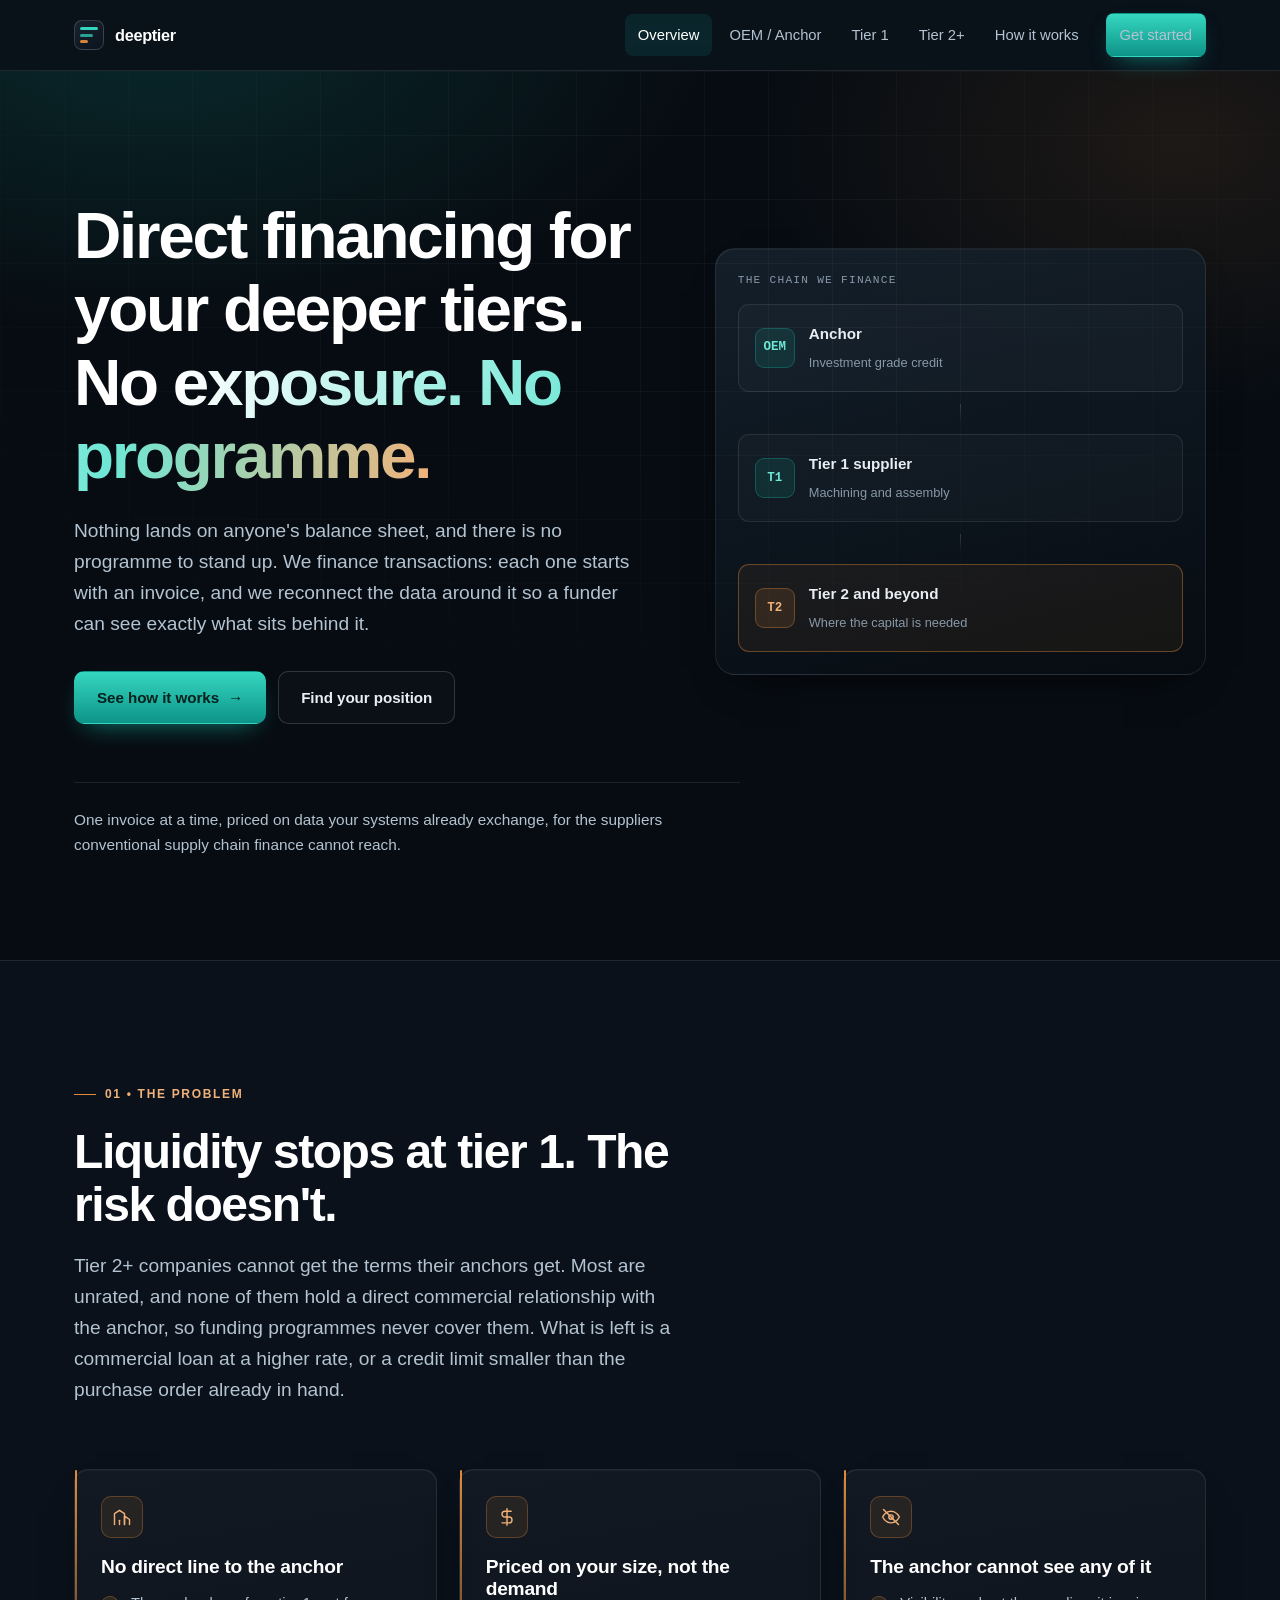
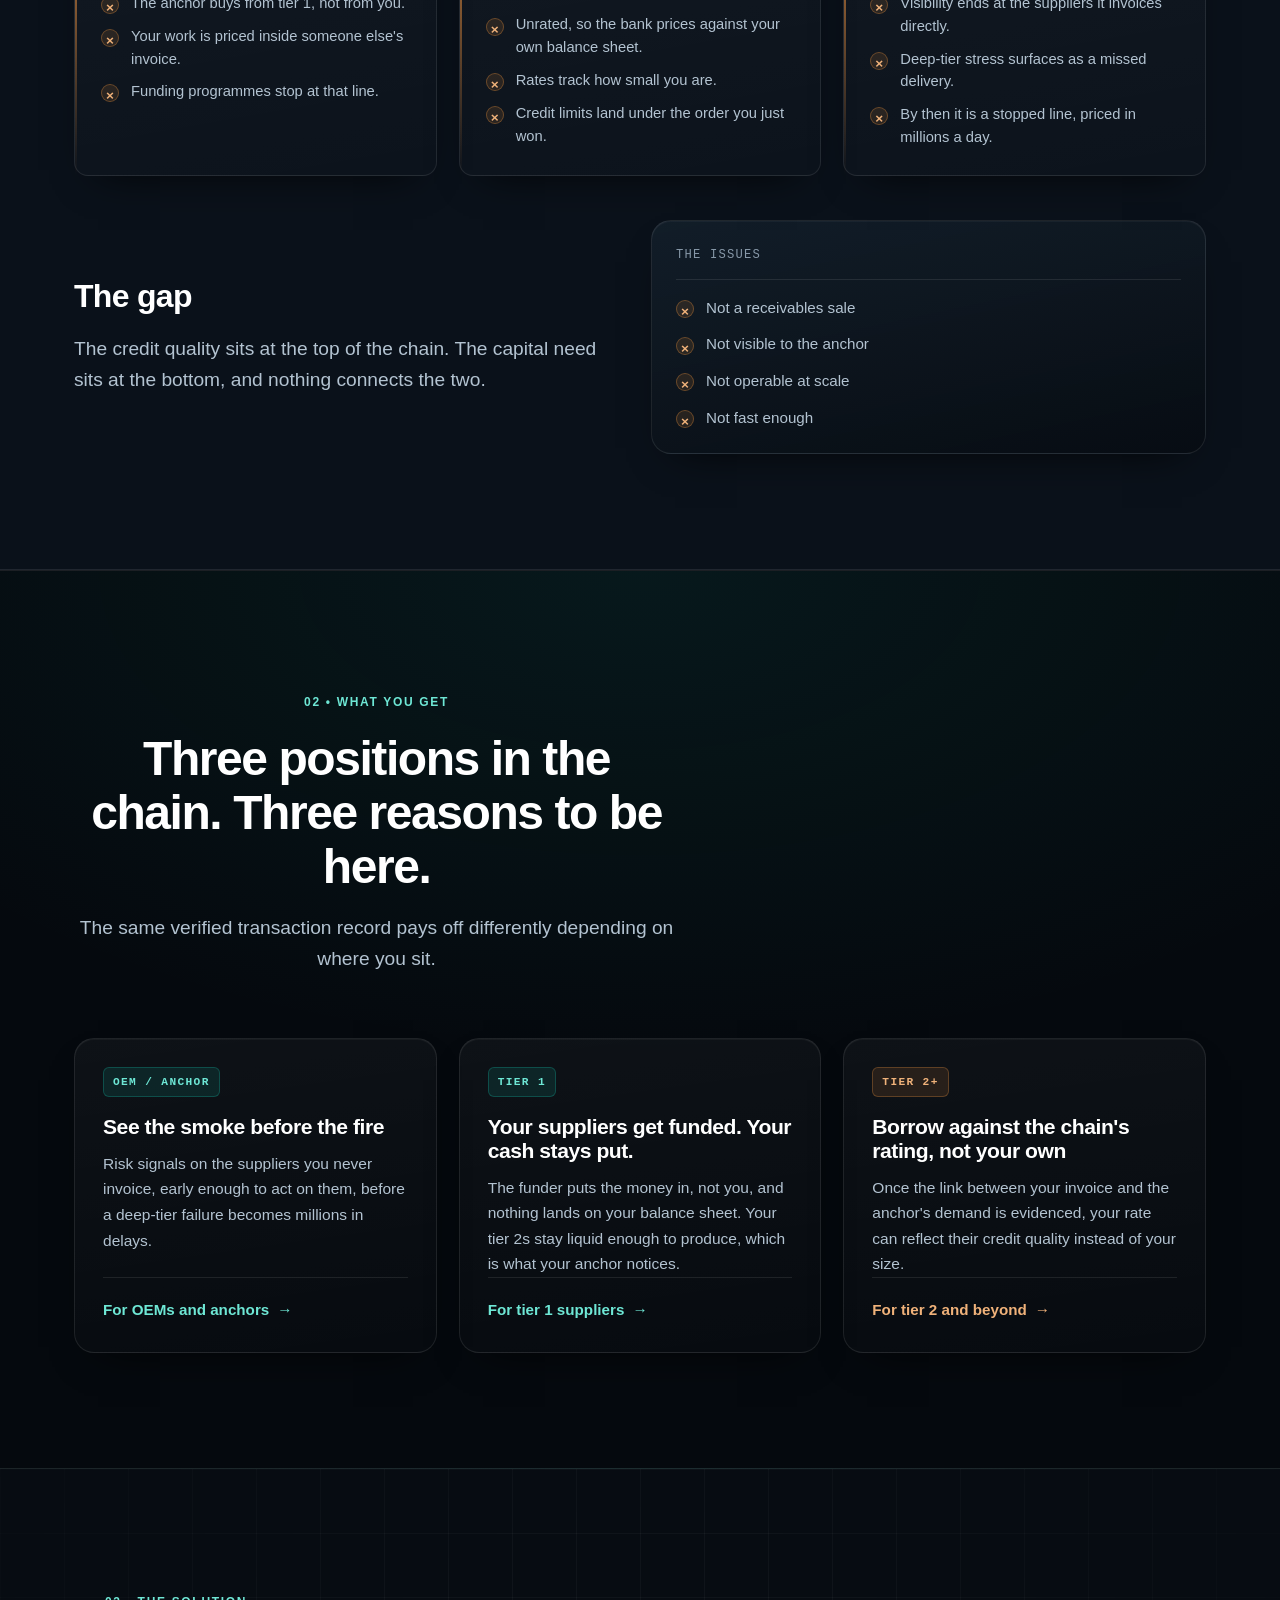
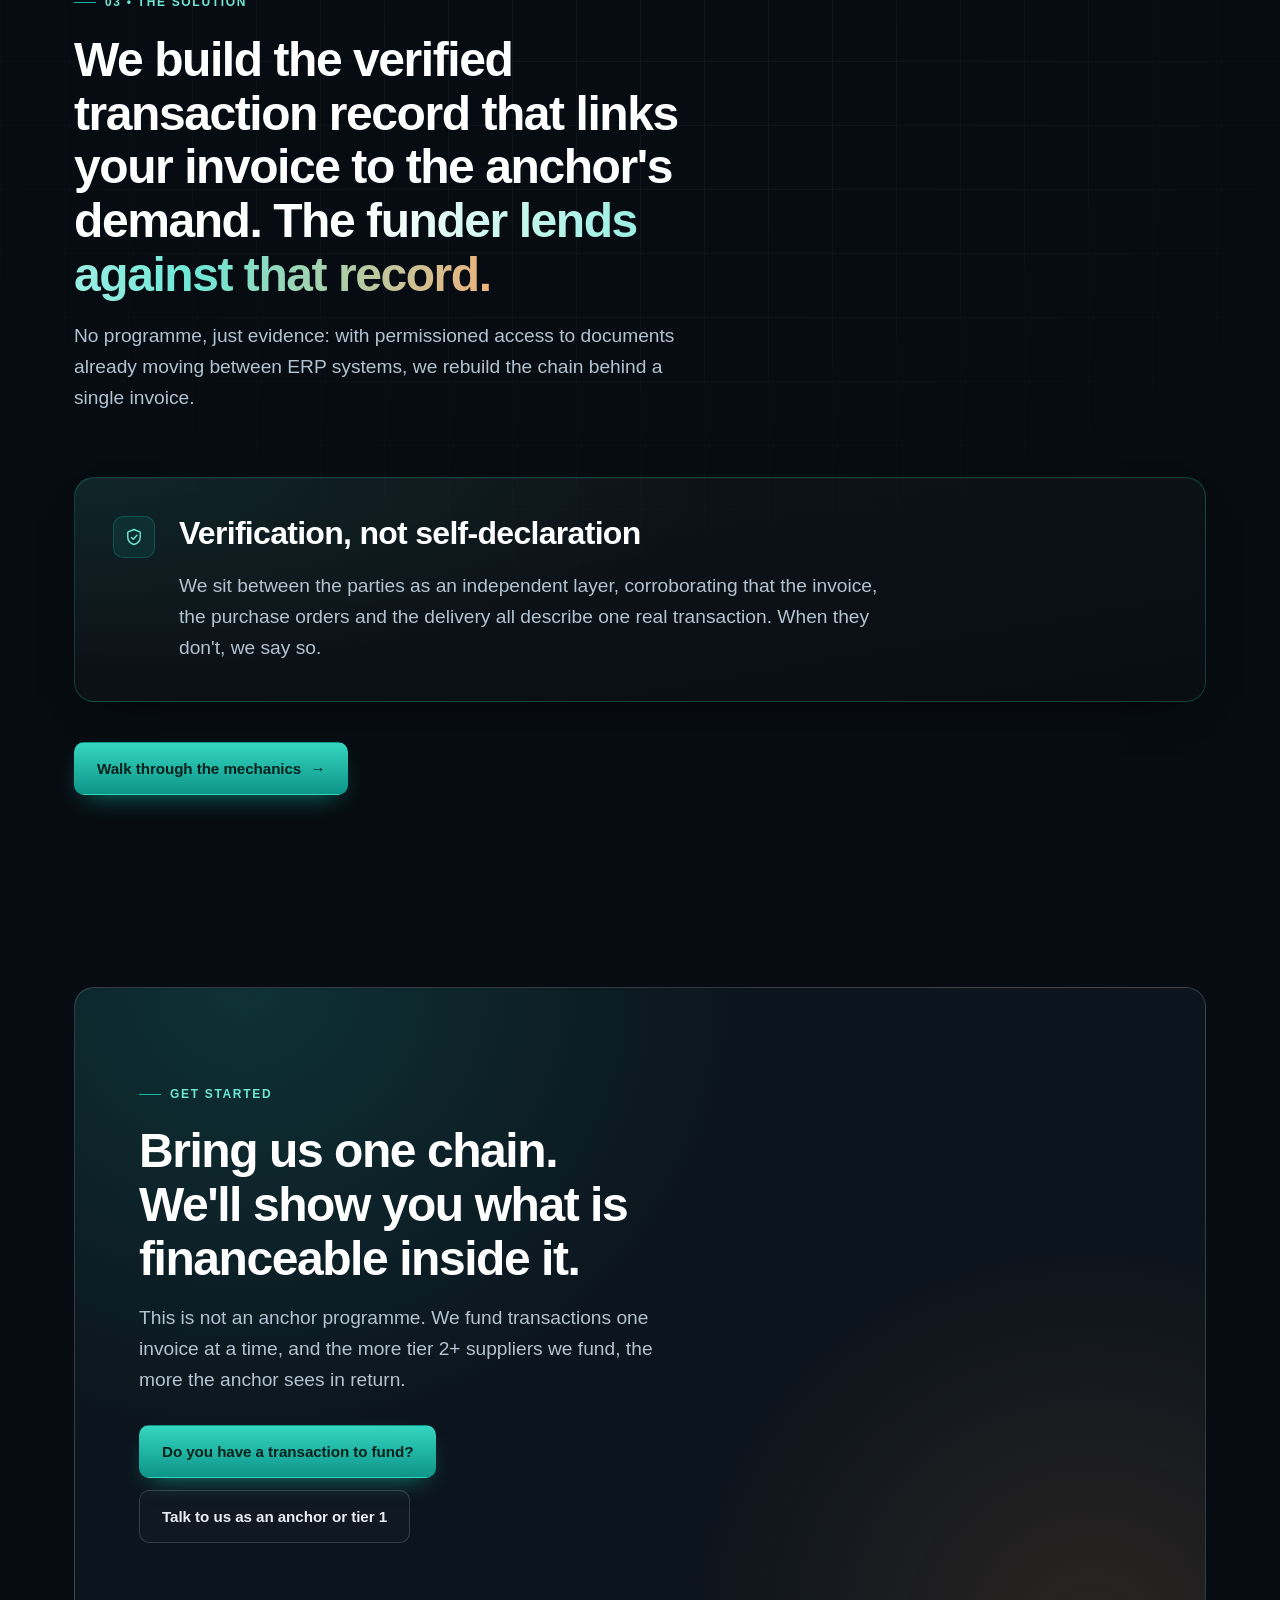
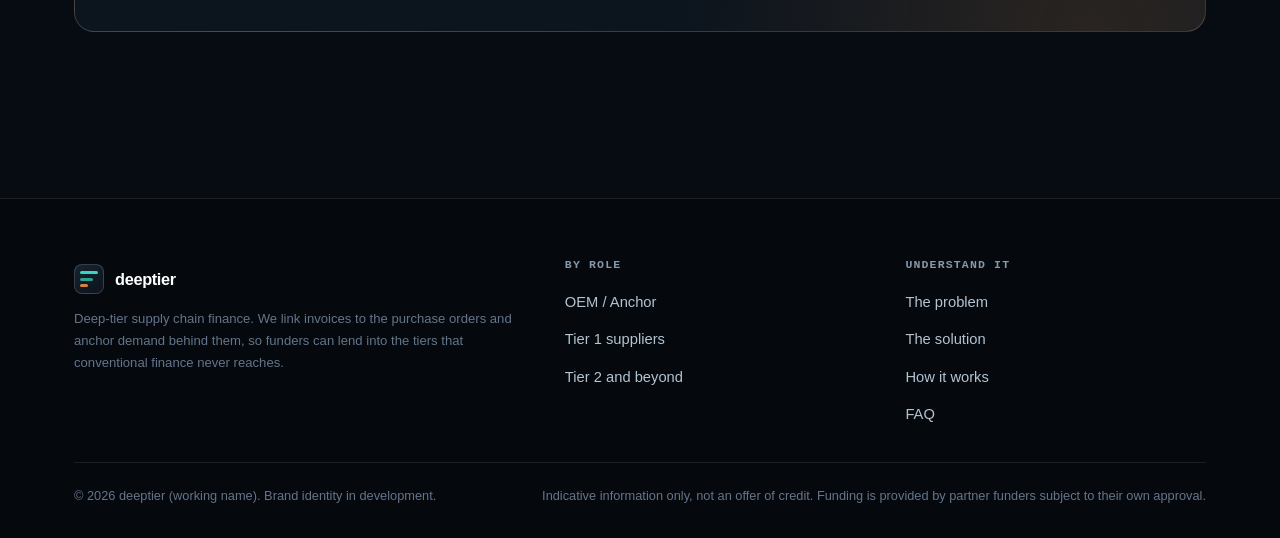
<file: index.html>
<!DOCTYPE html>
<html lang="en">
<head>
<meta charset="utf-8">
<meta name="viewport" content="width=device-width, initial-scale=1">
<title>deeptier: direct financing for the deeper tiers of your supply chain</title>
<meta name="description" content="Direct financing for tier 2 and beyond, with no balance sheet exposure and no programme to build. We finance transactions: an invoice, reconnected to the data that proves what sits behind it.">
<link rel="stylesheet" href="assets/css/site.css">
</head>
<body>

<header class="site-header">
  <div class="wrap site-header__inner">
    <a class="brand" href="index.html">
      <span class="brand__mark" aria-hidden="true"><i></i><i></i><i></i></span>
      <span class="brand__name">deeptier</span>
    </a>
    <button class="nav-toggle" aria-label="Menu" aria-expanded="false"><i></i></button>
    <nav class="nav" aria-label="Main">
      <a href="index.html" aria-current="page">Overview</a>
      <a href="anchors.html">OEM / Anchor</a>
      <a href="tier-1.html">Tier 1</a>
      <a href="tier-2.html">Tier 2+</a>
      <a href="how-it-works.html">How it works</a>
      <a class="btn btn--primary header-cta" href="how-it-works.html#start">Get started</a>
    </nav>
  </div>
</header>

<main>

  <!-- ============ HERO ============ -->
  <section class="hero gridlines">
    <div class="wrap hero__grid">
      <div class="reveal">
        <h1 class="h-display hero__title">Direct financing for your deeper tiers.
          <span class="grad-text">No exposure. No programme.</span>
        </h1>
        <p class="lead">Nothing lands on anyone's balance sheet, and there is no programme to stand up.
          We finance transactions: each one starts with an invoice, and we reconnect the data around it so
          a funder can see exactly what sits behind it.</p>
        <div class="btn-row hero__actions">
          <a class="btn btn--primary" href="how-it-works.html">See how it works <span aria-hidden="true">&rarr;</span></a>
          <a class="btn btn--ghost" href="#audiences">Find your position</a>
        </div>
      </div>

      <div class="hero__media reveal" data-d="2">
        <div class="tierstack" role="img" aria-label="Diagram: an anchor OEM sits above a tier 1 supplier, which sits above the tier 2 and beyond suppliers where the capital is needed.">
          <p class="tierstack__cap">The chain we finance</p>
          <div class="tierstack__row">
            <span class="tierstack__badge">OEM</span>
            <span>
              <span class="tierstack__label">Anchor</span><br>
              <span class="tierstack__sub">Investment grade credit</span>
            </span>
          </div>
          <div class="tierstack__link" aria-hidden="true"></div>

          <div class="tierstack__row">
            <span class="tierstack__badge">T1</span>
            <span>
              <span class="tierstack__label">Tier 1 supplier</span><br>
              <span class="tierstack__sub">Machining and assembly</span>
            </span>
          </div>
          <div class="tierstack__link" aria-hidden="true"></div>

          <div class="tierstack__row tierstack__row--t2">
            <span class="tierstack__badge">T2</span>
            <span>
              <span class="tierstack__label">Tier 2 and beyond</span><br>
              <span class="tierstack__sub">Where the capital is needed</span>
            </span>
          </div>
        </div>
      </div>
    </div>

    <div class="wrap">
      <p class="heronote reveal" data-d="3">One invoice at a time, priced on data your systems already
        exchange, for the suppliers conventional supply chain finance cannot reach.</p>
    </div>
  </section>

  <!-- ============ SECTION 1: THE PROBLEM ============ -->
  <section class="band band--alt" id="problem">
    <div class="wrap">
      <div class="section-head reveal">
        <span class="eyebrow eyebrow--copper">01 &bull; The problem</span>
        <h2 class="h-1">Liquidity stops at tier 1. The risk doesn't.</h2>
        <p class="lead">Tier 2+ companies cannot get the terms their anchors get. Most are unrated, and
          none of them hold a direct commercial relationship with the anchor, so funding programmes never
          cover them. What is left is a commercial loan at a higher rate, or a credit limit smaller than
          the purchase order already in hand.</p>
      </div>

      <div class="grid grid--3">
        <article class="card card--problem reveal">
          <div class="ico ico--copper" aria-hidden="true">
            <svg viewBox="0 0 24 24" fill="none" stroke="currentColor" stroke-width="1.7" stroke-linecap="round" stroke-linejoin="round">
              <path d="M3 21V8l6-4 6 4v13"/><path d="M15 21V11l6 4v6"/><path d="M9 21v-5"/>
            </svg>
          </div>
          <h3 class="h-3">No direct line to the anchor</h3>
          <ul class="crosses card__bullets">
            <li>The anchor buys from tier 1, not from you.</li>
            <li>Your work is priced inside someone else's invoice.</li>
            <li>Funding programmes stop at that line.</li>
          </ul>
        </article>

        <article class="card card--problem reveal" data-d="1">
          <div class="ico ico--copper" aria-hidden="true">
            <svg viewBox="0 0 24 24" fill="none" stroke="currentColor" stroke-width="1.7" stroke-linecap="round" stroke-linejoin="round">
              <path d="M12 2v20"/><path d="M17 5H9.5a3.5 3.5 0 0 0 0 7h5a3.5 3.5 0 0 1 0 7H6"/>
            </svg>
          </div>
          <h3 class="h-3">Priced on your size, not the demand</h3>
          <ul class="crosses card__bullets">
            <li>Unrated, so the bank prices against your own balance sheet.</li>
            <li>Rates track how small you are.</li>
            <li>Credit limits land under the order you just won.</li>
          </ul>
        </article>

        <article class="card card--problem reveal" data-d="2">
          <div class="ico ico--copper" aria-hidden="true">
            <svg viewBox="0 0 24 24" fill="none" stroke="currentColor" stroke-width="1.7" stroke-linecap="round" stroke-linejoin="round">
              <path d="M2 12s3.5-7 10-7 10 7 10 7-3.5 7-10 7S2 12 2 12Z"/><circle cx="12" cy="12" r="2.6"/>
              <path d="M3 3l18 18"/>
            </svg>
          </div>
          <h3 class="h-3">The anchor cannot see any of it</h3>
          <ul class="crosses card__bullets">
            <li>Visibility ends at the suppliers it invoices directly.</li>
            <li>Deep-tier stress surfaces as a missed delivery.</li>
            <li>By then it is a stopped line, priced in millions a day.</li>
          </ul>
        </article>
      </div>

      <div class="grid grid--2 reveal" style="margin-top:44px; align-items:center;">
        <div class="stack">
          <h3 class="h-2">The gap</h3>
          <p class="lead">The credit quality sits at the top of the chain. The capital need sits at the
            bottom, and nothing connects the two.</p>
        </div>
        <div class="panel">
          <div class="panel__head">
            <span class="panel__title">The issues</span>
          </div>
          <ul class="crosses">
            <li>Not a receivables sale</li>
            <li>Not visible to the anchor</li>
            <li>Not operable at scale</li>
            <li>Not fast enough</li>
          </ul>
        </div>
      </div>
    </div>
  </section>

  <!-- ============ SECTION 2: BENEFITS BY ROLE ============ -->
  <section class="band band--deep" id="audiences">
    <div class="wrap">
      <div class="section-head center reveal">
        <span class="eyebrow">02 &bull; What you get</span>
        <h2 class="h-1">Three positions in the chain. Three reasons to be here.</h2>
        <p class="lead">The same verified transaction record pays off differently depending on where you sit.</p>
      </div>

      <div class="grid grid--3">
        <!-- CARD 1: OEM / ANCHOR -->
        <article class="benefit reveal">
          <span class="benefit__tag">OEM / Anchor</span>
          <h3>See the smoke before the fire</h3>
          <p>Risk signals on the suppliers you never invoice, early enough to act on them, before a
            deep-tier failure becomes millions in delays.</p>
          <div class="benefit__foot">
            <a class="arrow-link" href="anchors.html">For OEMs and anchors <span aria-hidden="true">&rarr;</span></a>
          </div>
        </article>

        <!-- CARD 2: TIER 1 -->
        <article class="benefit reveal" data-d="1">
          <span class="benefit__tag">Tier 1</span>
          <h3>Your suppliers get funded. Your cash stays put.</h3>
          <p>The funder puts the money in, not you, and nothing lands on your balance sheet. Your tier 2s
            stay liquid enough to produce, which is what your anchor notices.</p>
          <div class="benefit__foot">
            <a class="arrow-link" href="tier-1.html">For tier 1 suppliers <span aria-hidden="true">&rarr;</span></a>
          </div>
        </article>

        <!-- CARD 3: TIER 2+ -->
        <article class="benefit benefit--copper reveal" data-d="2">
          <span class="benefit__tag">Tier 2+</span>
          <h3>Borrow against the chain's rating, not your own</h3>
          <p>Once the link between your invoice and the anchor's demand is evidenced, your rate can reflect
            their credit quality instead of your size.</p>
          <div class="benefit__foot">
            <a class="arrow-link" href="tier-2.html">For tier 2 and beyond <span aria-hidden="true">&rarr;</span></a>
          </div>
        </article>
      </div>
    </div>
  </section>

  <!-- ============ SECTION 3: THE SOLUTION ============ -->
  <section class="band gridlines" id="solution">
    <div class="wrap">
      <div class="section-head reveal">
        <span class="eyebrow">03 &bull; The solution</span>
        <h2 class="h-1">We build the verified transaction record that links your invoice to the anchor's
          demand. <span class="grad-text">The funder lends against that record.</span></h2>
        <p class="lead">No programme, just evidence: with permissioned access to documents already moving
          between ERP systems, we rebuild the chain behind a single invoice.</p>
      </div>

      <div class="spotlight reveal">
        <div class="ico" aria-hidden="true">
          <svg viewBox="0 0 24 24" fill="none" stroke="currentColor" stroke-width="1.7" stroke-linecap="round" stroke-linejoin="round">
            <path d="M9 12.5l2.2 2.2L15.5 10"/><path d="M12 3l7.5 3.2v5.5c0 4.4-3 8.2-7.5 9.3-4.5-1.1-7.5-4.9-7.5-9.3V6.2L12 3Z"/>
          </svg>
        </div>
        <div class="stack">
          <h3 class="h-2">Verification, not self-declaration</h3>
          <p class="lead">We sit between the parties as an independent layer, corroborating that the
            invoice, the purchase orders and the delivery all describe one real transaction. When they
            don't, we say so.</p>
        </div>
      </div>

      <div class="btn-row reveal" style="margin-top:40px;">
        <a class="btn btn--primary" href="how-it-works.html">Walk through the mechanics <span aria-hidden="true">&rarr;</span></a>
      </div>
    </div>
  </section>

  <!-- ============ CTA ============ -->
  <section class="band band--tight">
    <div class="wrap">
      <div class="cta reveal">
        <div style="max-width:56ch;">
          <span class="eyebrow">Get started</span>
          <h2 class="h-1">Bring us one chain. We'll show you what is financeable inside it.</h2>
          <p class="lead">This is not an anchor programme. We fund transactions one invoice at a time, and
            the more tier 2+ suppliers we fund, the more the anchor sees in return.</p>
          <div class="btn-row">
            <a class="btn btn--primary" href="tier-2.html">Do you have a transaction to fund?</a>
            <a class="btn btn--ghost" href="anchors.html">Talk to us as an anchor or tier 1</a>
          </div>
        </div>
      </div>
    </div>
  </section>

</main>

<footer class="site-footer">
  <div class="wrap">
    <div class="site-footer__grid">
      <div>
        <a class="brand" href="index.html" style="margin-bottom:14px;">
          <span class="brand__mark" aria-hidden="true"><i></i><i></i><i></i></span>
          <span class="brand__name">deeptier</span>
        </a>
        <p class="site-footer__note">Deep-tier supply chain finance. We link invoices to the purchase orders
          and anchor demand behind them, so funders can lend into the tiers that conventional finance never
          reaches.</p>
      </div>
      <div>
        <h5>By role</h5>
        <ul>
          <li><a href="anchors.html">OEM / Anchor</a></li>
          <li><a href="tier-1.html">Tier 1 suppliers</a></li>
          <li><a href="tier-2.html">Tier 2 and beyond</a></li>
        </ul>
      </div>
      <div>
        <h5>Understand it</h5>
        <ul>
          <li><a href="index.html#problem">The problem</a></li>
          <li><a href="index.html#solution">The solution</a></li>
          <li><a href="how-it-works.html">How it works</a></li>
          <li><a href="how-it-works.html#faq">FAQ</a></li>
        </ul>
      </div>
    </div>
    <div class="site-footer__bottom">
      <p class="tiny">&copy; 2026 deeptier (working name). Brand identity in development.</p>
      <p class="tiny">Indicative information only, not an offer of credit. Funding is provided by partner funders subject to their own approval.</p>
    </div>
  </div>
</footer>

<script src="assets/js/site.js"></script>
</body>
</html>
</file>
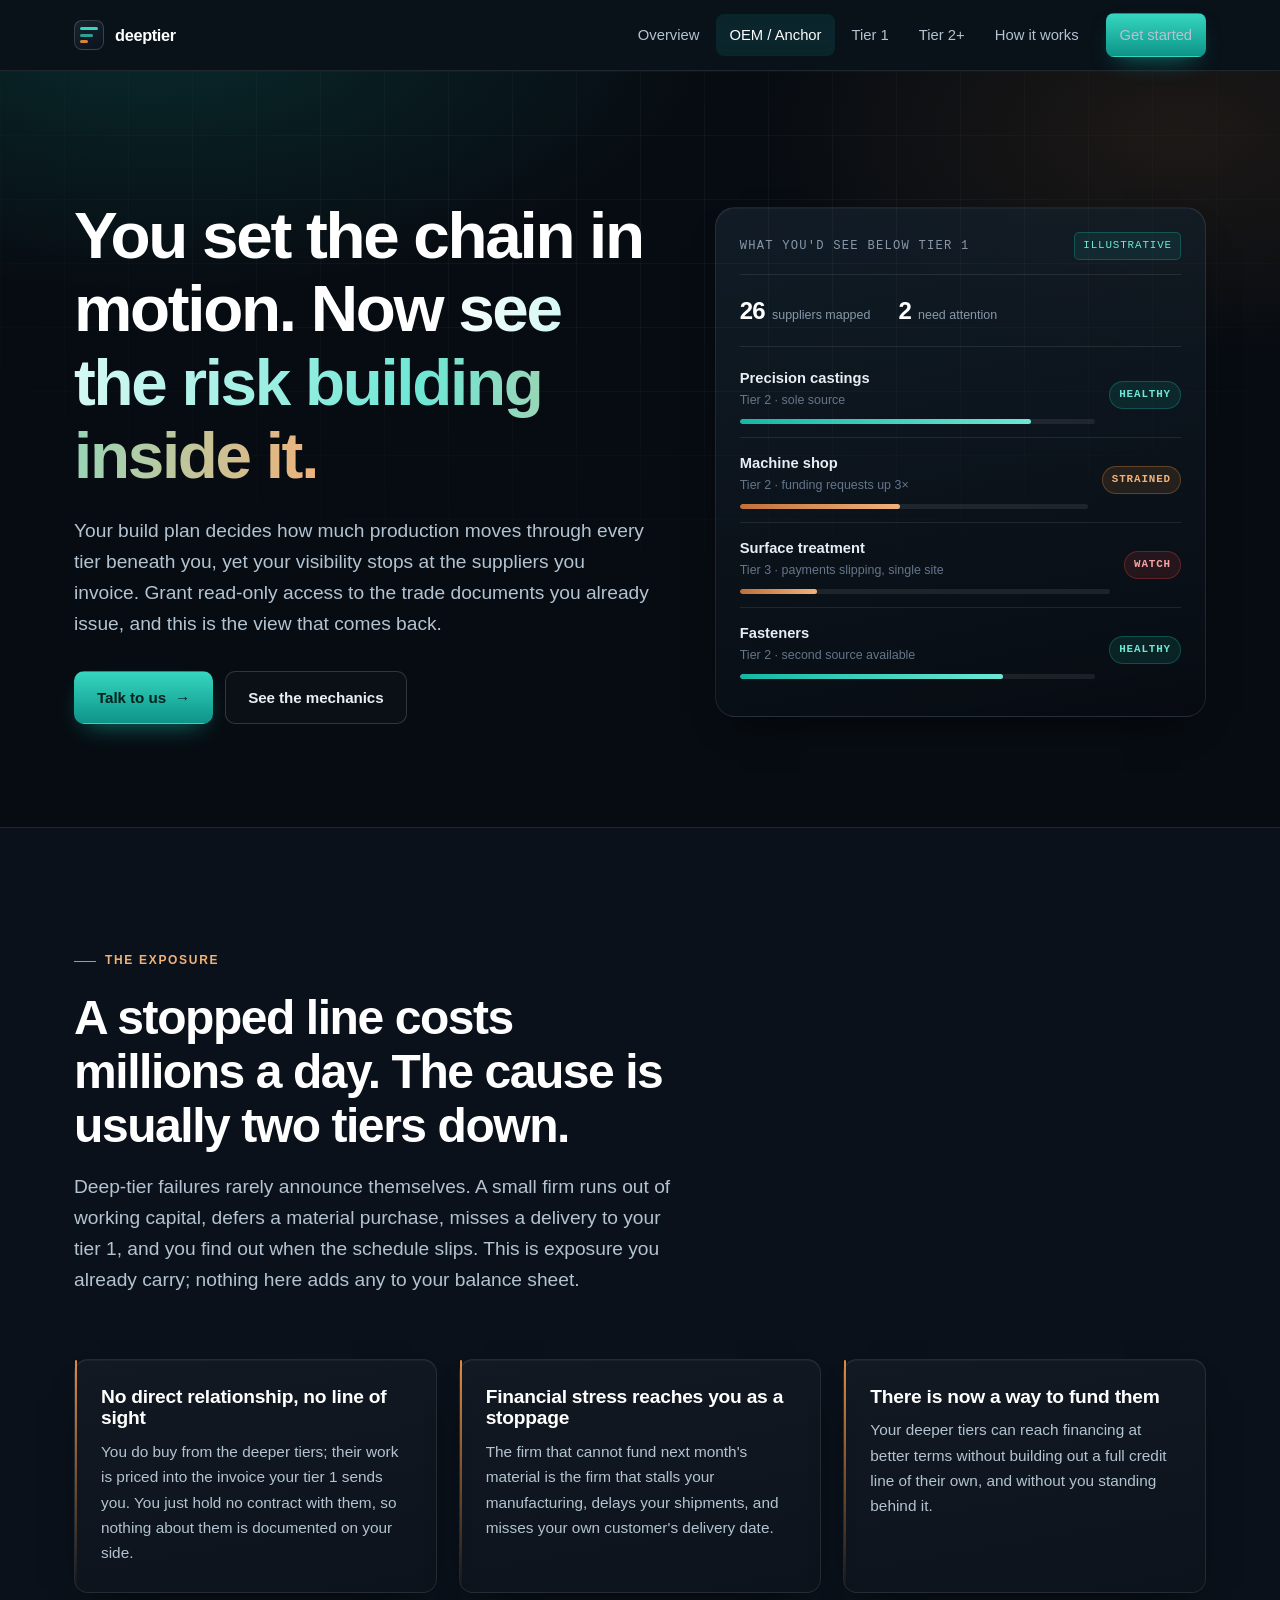
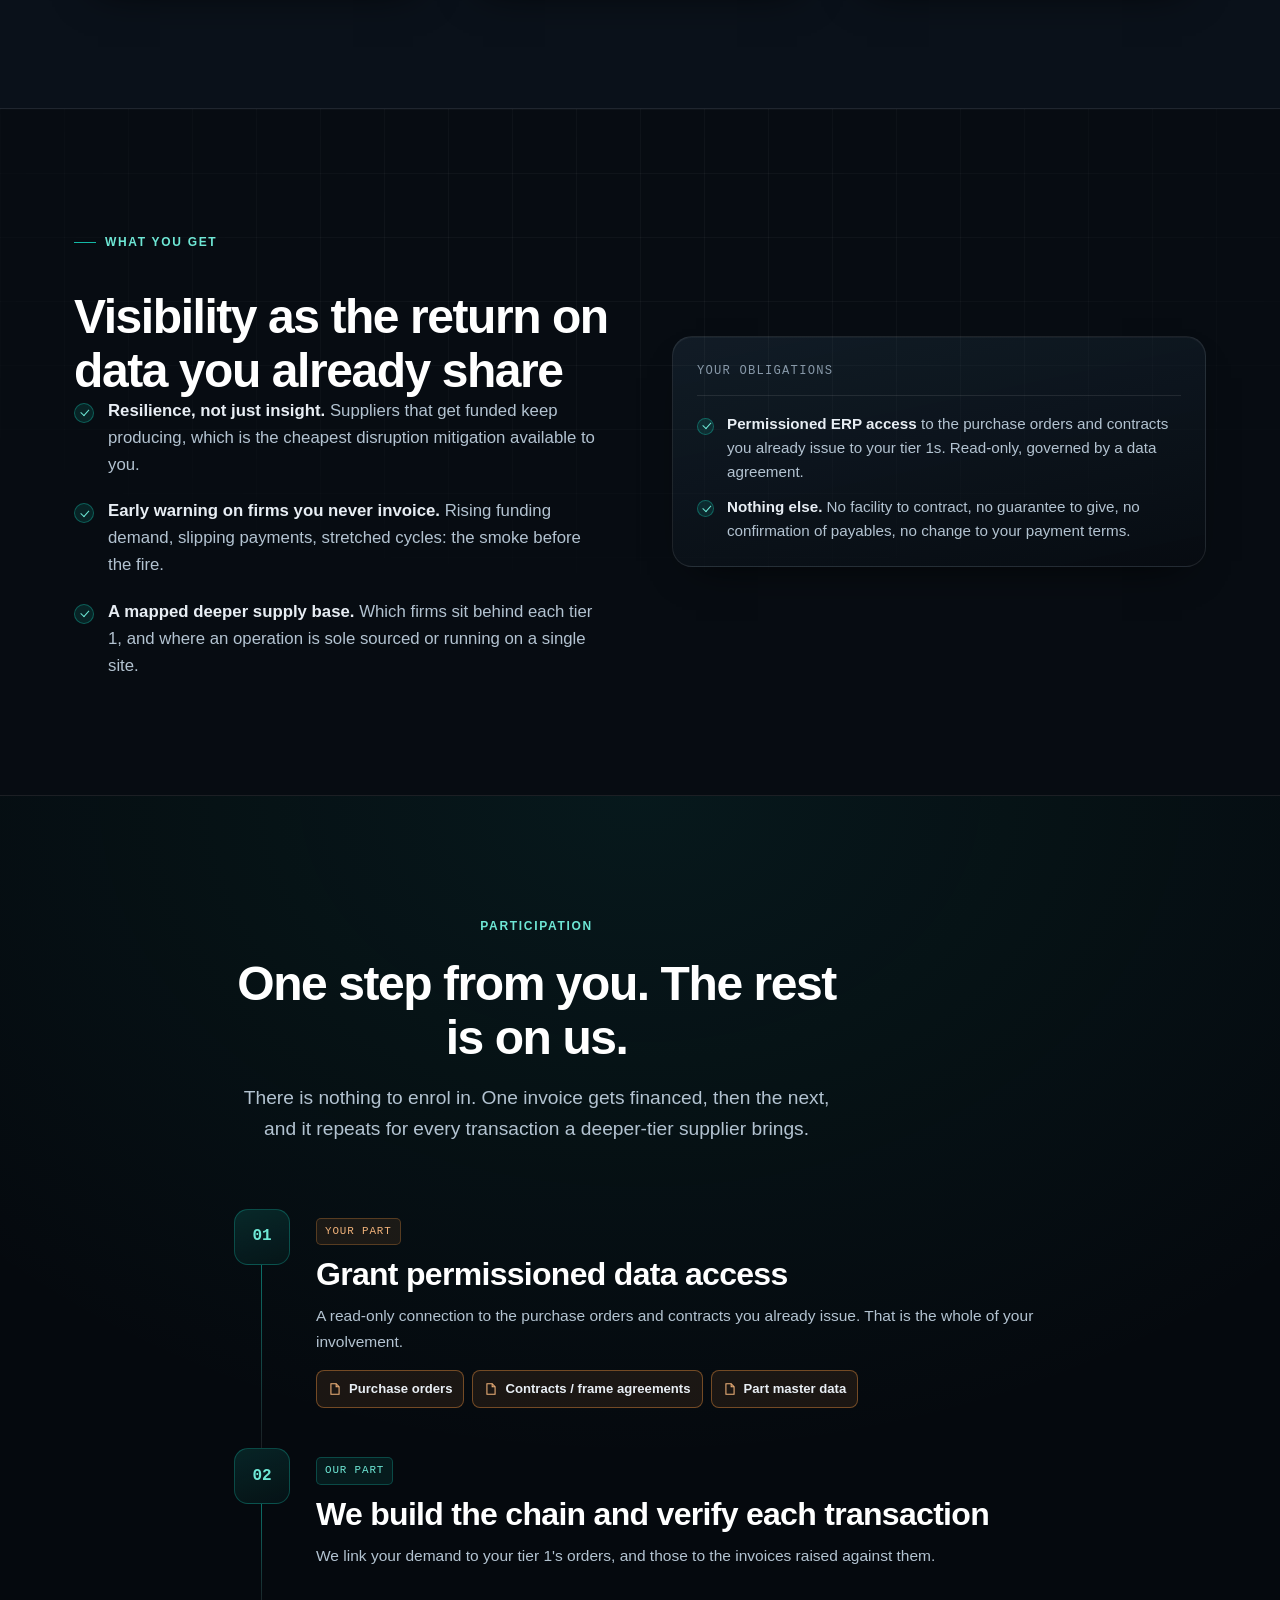
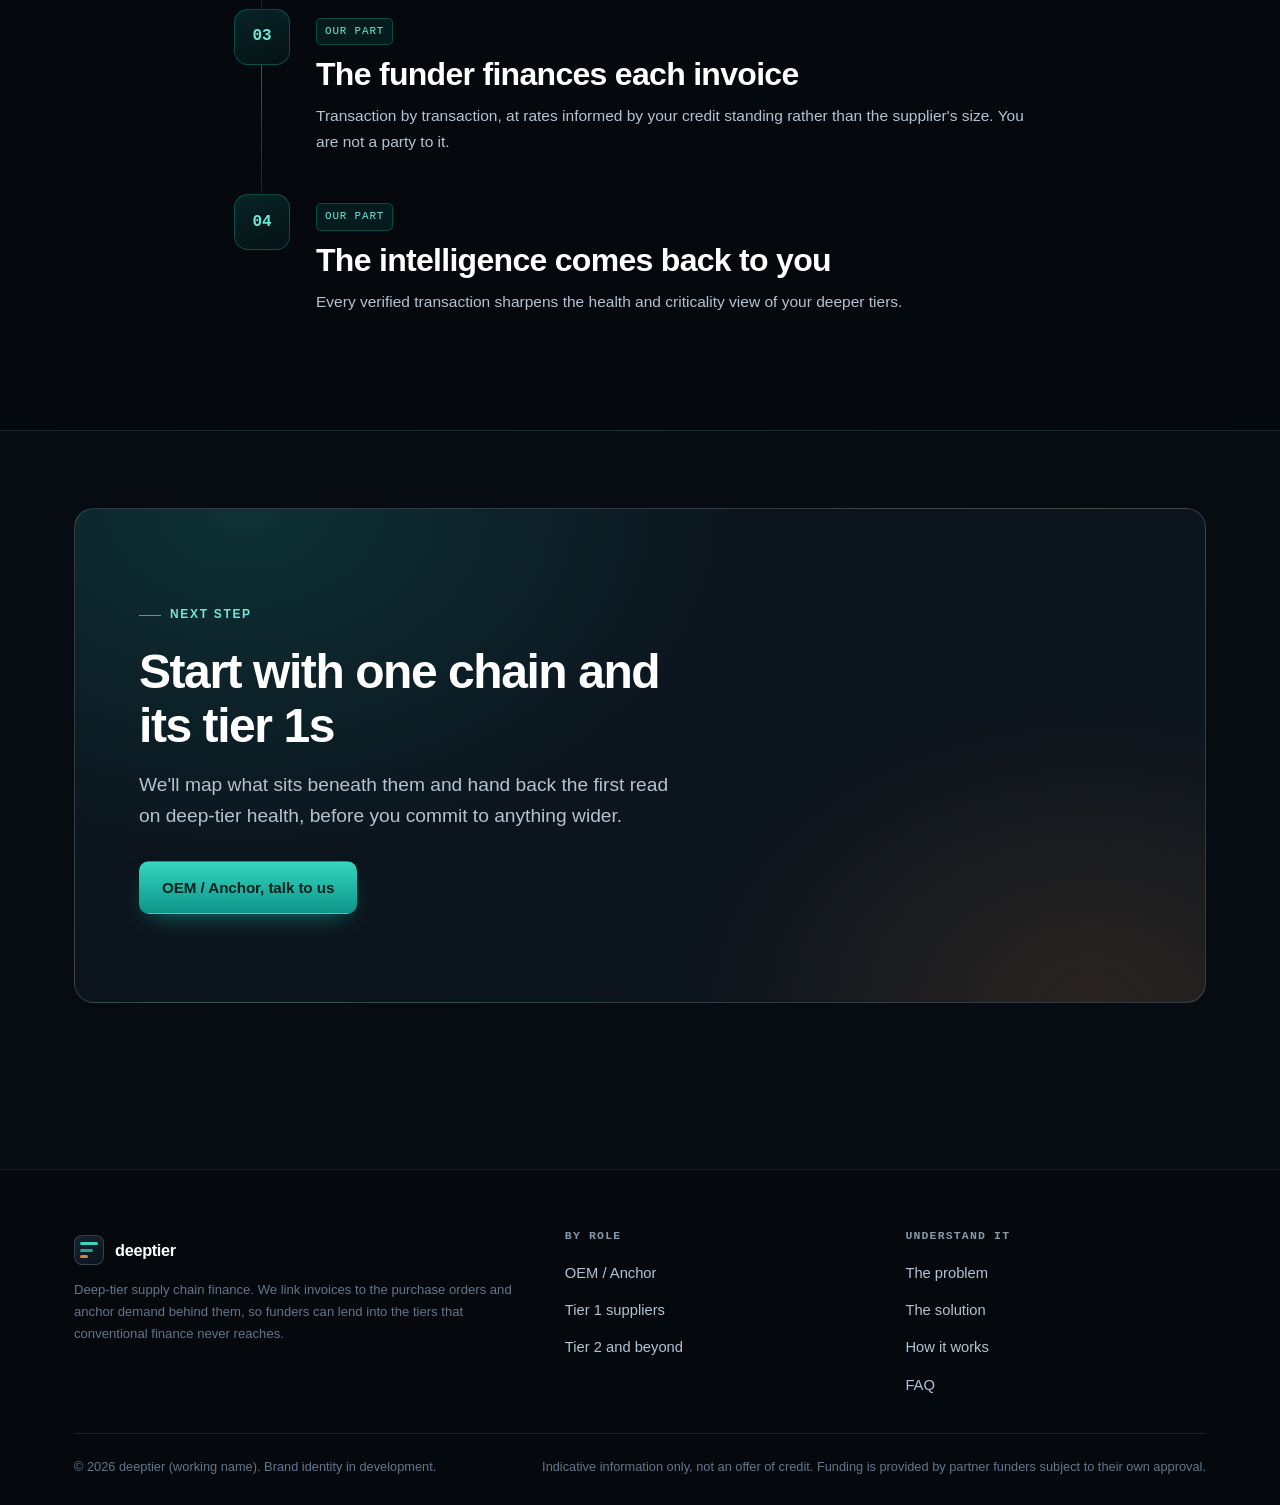
<file: anchors.html>
<!DOCTYPE html>
<html lang="en">
<head>
<meta charset="utf-8">
<meta name="viewport" content="width=device-width, initial-scale=1">
<title>For OEMs and anchors: see the risk building below tier 1</title>
<meta name="description" content="You set the chain in motion. Grant read-only access to the trade documents you already issue, and get back a health view of the suppliers you never invoice. No facility, no guarantee, nothing on your balance sheet.">
<link rel="stylesheet" href="assets/css/site.css">
</head>
<body>

<header class="site-header">
  <div class="wrap site-header__inner">
    <a class="brand" href="index.html">
      <span class="brand__mark" aria-hidden="true"><i></i><i></i><i></i></span>
      <span class="brand__name">deeptier</span>
    </a>
    <button class="nav-toggle" aria-label="Menu" aria-expanded="false"><i></i></button>
    <nav class="nav" aria-label="Main">
      <a href="index.html">Overview</a>
      <a href="anchors.html">OEM / Anchor</a>
      <a href="tier-1.html">Tier 1</a>
      <a href="tier-2.html">Tier 2+</a>
      <a href="how-it-works.html">How it works</a>
      <a class="btn btn--primary header-cta" href="#start">Get started</a>
    </nav>
  </div>
</header>

<main>

  <!-- ============ HERO ============ -->
  <section class="hero gridlines">
    <div class="wrap hero__grid">
      <div class="reveal">
        <h1 class="h-display hero__title">You set the chain in motion.
          <span class="grad-text">Now see the risk building inside it.</span>
        </h1>
        <p class="lead">Your build plan decides how much production moves through every tier beneath you, yet
          your visibility stops at the suppliers you invoice. Grant read-only access to the trade documents
          you already issue, and this is the view that comes back.</p>
        <div class="btn-row hero__actions">
          <a class="btn btn--primary" href="#start">Talk to us <span aria-hidden="true">&rarr;</span></a>
          <a class="btn btn--ghost" href="how-it-works.html">See the mechanics</a>
        </div>
      </div>

      <div class="hero__media reveal" data-d="2">
        <div class="panel">
          <div class="panel__head">
            <span class="panel__title">What you'd see below tier 1</span>
            <span class="chip chip--teal">Illustrative</span>
          </div>

          <div class="dashsum">
            <div><b>26</b><span>suppliers mapped</span></div>
            <div><b class="dashsum__warn">2</b><span>need attention</span></div>
          </div>

          <div class="signal">
            <div>
              <div class="signal__name">Precision castings</div>
              <div class="signal__sub">Tier 2 &middot; sole source</div>
              <div class="meter" aria-hidden="true"><i style="width:82%"></i></div>
            </div>
            <span class="tagstate tagstate--ok">Healthy</span>
          </div>

          <div class="signal">
            <div>
              <div class="signal__name">Machine shop</div>
              <div class="signal__sub">Tier 2 &middot; funding requests up 3&times;</div>
              <div class="meter meter--copper" aria-hidden="true"><i style="width:46%"></i></div>
            </div>
            <span class="tagstate tagstate--warn">Strained</span>
          </div>

          <div class="signal">
            <div>
              <div class="signal__name">Surface treatment</div>
              <div class="signal__sub">Tier 3 &middot; payments slipping, single site</div>
              <div class="meter meter--copper" aria-hidden="true"><i style="width:21%"></i></div>
            </div>
            <span class="tagstate tagstate--risk">Watch</span>
          </div>

          <div class="signal">
            <div>
              <div class="signal__name">Fasteners</div>
              <div class="signal__sub">Tier 2 &middot; second source available</div>
              <div class="meter" aria-hidden="true"><i style="width:74%"></i></div>
            </div>
            <span class="tagstate tagstate--ok">Healthy</span>
          </div>
        </div>
      </div>
    </div>
  </section>

  <!-- ============ THE EXPOSURE ============ -->
  <section class="band band--alt">
    <div class="wrap">
      <div class="section-head reveal">
        <span class="eyebrow eyebrow--copper">The exposure</span>
        <h2 class="h-1">A stopped line costs millions a day. The cause is usually two tiers down.</h2>
        <p class="lead">Deep-tier failures rarely announce themselves. A small firm runs out of working
          capital, defers a material purchase, misses a delivery to your tier 1, and you find out when the
          schedule slips. This is exposure you already carry; nothing here adds any to your balance sheet.</p>
      </div>

      <div class="grid grid--3">
        <article class="card card--problem reveal">
          <h3 class="h-3">No direct relationship, no line of sight</h3>
          <p>You do buy from the deeper tiers; their work is priced into the invoice your tier 1 sends you.
            You just hold no contract with them, so nothing about them is documented on your side.</p>
        </article>
        <article class="card card--problem reveal" data-d="1">
          <h3 class="h-3">Financial stress reaches you as a stoppage</h3>
          <p>The firm that cannot fund next month's material is the firm that stalls your manufacturing,
            delays your shipments, and misses your own customer's delivery date.</p>
        </article>
        <article class="card card--problem reveal" data-d="2">
          <h3 class="h-3">There is now a way to fund them</h3>
          <p>Your deeper tiers can reach financing at better terms without building out a full credit line of
            their own, and without you standing behind it.</p>
        </article>
      </div>
    </div>
  </section>

  <!-- ============ WHAT YOU GET ============ -->
  <section class="band gridlines">
    <div class="wrap">
      <div class="split">
        <div class="stack reveal">
          <span class="eyebrow">What you get</span>
          <h2 class="h-1">Visibility as the return on data you already share</h2>
          <ul class="ticks ticks--lg">
            <li><b>Resilience, not just insight.</b> Suppliers that get funded keep producing, which is the
              cheapest disruption mitigation available to you.</li>
            <li><b>Early warning on firms you never invoice.</b> Rising funding demand, slipping payments,
              stretched cycles: the smoke before the fire.</li>
            <li><b>A mapped deeper supply base.</b> Which firms sit behind each tier 1, and where an operation
              is sole sourced or running on a single site.</li>
          </ul>
        </div>

        <div class="split__media reveal" data-d="1">
          <div class="panel">
            <div class="panel__head"><span class="panel__title">Your obligations</span></div>
            <ul class="ticks">
              <li><b>Permissioned ERP access</b> to the purchase orders and contracts you already issue to
                your tier 1s. Read-only, governed by a data agreement.</li>
              <li><b>Nothing else.</b> No facility to contract, no guarantee to give, no confirmation of
                payables, no change to your payment terms.</li>
            </ul>
          </div>
        </div>
      </div>
    </div>
  </section>

  <!-- ============ HOW YOU PARTICIPATE ============ -->
  <section class="band band--deep">
    <div class="wrap wrap--narrow">
      <div class="section-head center reveal">
        <span class="eyebrow">Participation</span>
        <h2 class="h-1">One step from you. The rest is on us.</h2>
        <p class="lead">There is nothing to enrol in. One invoice gets financed, then the next, and it repeats
          for every transaction a deeper-tier supplier brings.</p>
      </div>

      <div class="flow">
        <div class="flow__step reveal">
          <div class="flow__num" aria-hidden="true"></div>
          <div class="flow__body">
            <span class="flow__who"><span class="chip chip--copper">Your part</span></span>
            <h3 class="h-2">Grant permissioned data access</h3>
            <p>A read-only connection to the purchase orders and contracts you already issue. That is the
              whole of your involvement.</p>
            <div class="docrow">
              <span class="doc doc--key"><svg viewBox="0 0 24 24" fill="none" stroke="currentColor" stroke-width="1.8"><path d="M14 3v5h5"/><path d="M5 3h9l5 5v13H5z"/></svg> Purchase orders</span>
              <span class="doc doc--key"><svg viewBox="0 0 24 24" fill="none" stroke="currentColor" stroke-width="1.8"><path d="M14 3v5h5"/><path d="M5 3h9l5 5v13H5z"/></svg> Contracts / frame agreements</span>
              <span class="doc doc--key"><svg viewBox="0 0 24 24" fill="none" stroke="currentColor" stroke-width="1.8"><path d="M14 3v5h5"/><path d="M5 3h9l5 5v13H5z"/></svg> Part master data</span>
            </div>
          </div>
        </div>
        <div class="flow__step reveal">
          <div class="flow__num" aria-hidden="true"></div>
          <div class="flow__body">
            <span class="flow__who"><span class="chip chip--teal">Our part</span></span>
            <h3 class="h-2">We build the chain and verify each transaction</h3>
            <p>We link your demand to your tier 1's orders, and those to the invoices raised against them.</p>
          </div>
        </div>
        <div class="flow__step reveal">
          <div class="flow__num" aria-hidden="true"></div>
          <div class="flow__body">
            <span class="flow__who"><span class="chip chip--teal">Our part</span></span>
            <h3 class="h-2">The funder finances each invoice</h3>
            <p>Transaction by transaction, at rates informed by your credit standing rather than the
              supplier's size. You are not a party to it.</p>
          </div>
        </div>
        <div class="flow__step reveal">
          <div class="flow__num" aria-hidden="true"></div>
          <div class="flow__body">
            <span class="flow__who"><span class="chip chip--teal">Our part</span></span>
            <h3 class="h-2">The intelligence comes back to you</h3>
            <p>Every verified transaction sharpens the health and criticality view of your deeper tiers.</p>
          </div>
        </div>
      </div>
    </div>
  </section>

  <!-- ============ CTA ============ -->
  <section class="band band--tight" id="start">
    <div class="wrap">
      <div class="cta reveal">
        <div style="max-width:58ch;">
          <span class="eyebrow">Next step</span>
          <h2 class="h-1">Start with one chain and its tier 1s</h2>
          <p class="lead">We'll map what sits beneath them and hand back the first read on deep-tier health,
            before you commit to anything wider.</p>
          <div class="btn-row">
            <a class="btn btn--primary" href="how-it-works.html#start">OEM / Anchor, talk to us</a>
          </div>
        </div>
      </div>
    </div>
  </section>

</main>

<footer class="site-footer">
  <div class="wrap">
    <div class="site-footer__grid">
      <div>
        <a class="brand" href="index.html" style="margin-bottom:14px;">
          <span class="brand__mark" aria-hidden="true"><i></i><i></i><i></i></span>
          <span class="brand__name">deeptier</span>
        </a>
        <p class="site-footer__note">Deep-tier supply chain finance. We link invoices to the purchase orders
          and anchor demand behind them, so funders can lend into the tiers that conventional finance never
          reaches.</p>
      </div>
      <div>
        <h5>By role</h5>
        <ul>
          <li><a href="anchors.html">OEM / Anchor</a></li>
          <li><a href="tier-1.html">Tier 1 suppliers</a></li>
          <li><a href="tier-2.html">Tier 2 and beyond</a></li>
        </ul>
      </div>
      <div>
        <h5>Understand it</h5>
        <ul>
          <li><a href="index.html#problem">The problem</a></li>
          <li><a href="index.html#solution">The solution</a></li>
          <li><a href="how-it-works.html">How it works</a></li>
          <li><a href="how-it-works.html#faq">FAQ</a></li>
        </ul>
      </div>
    </div>
    <div class="site-footer__bottom">
      <p class="tiny">&copy; 2026 deeptier (working name). Brand identity in development.</p>
      <p class="tiny">Indicative information only, not an offer of credit. Funding is provided by partner funders subject to their own approval.</p>
    </div>
  </div>
</footer>

<script src="assets/js/site.js"></script>
</body>
</html>
</file>
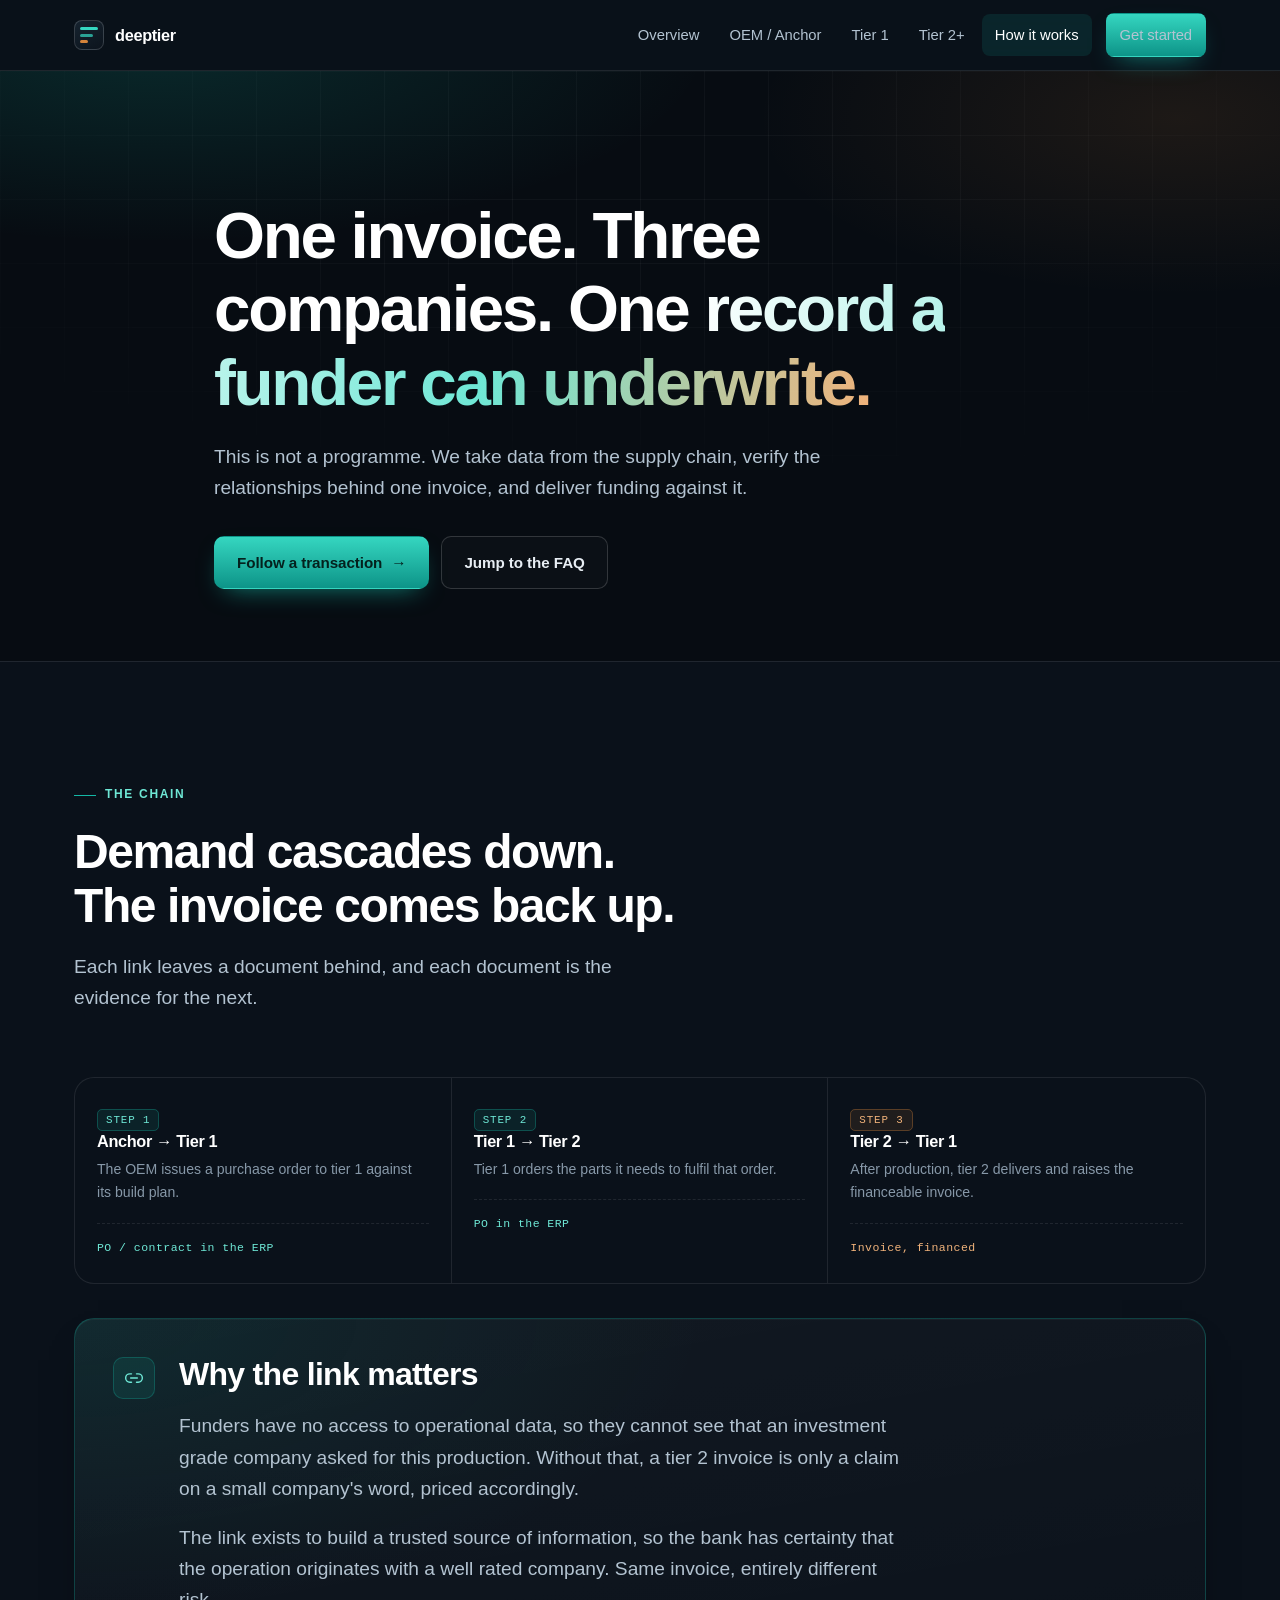
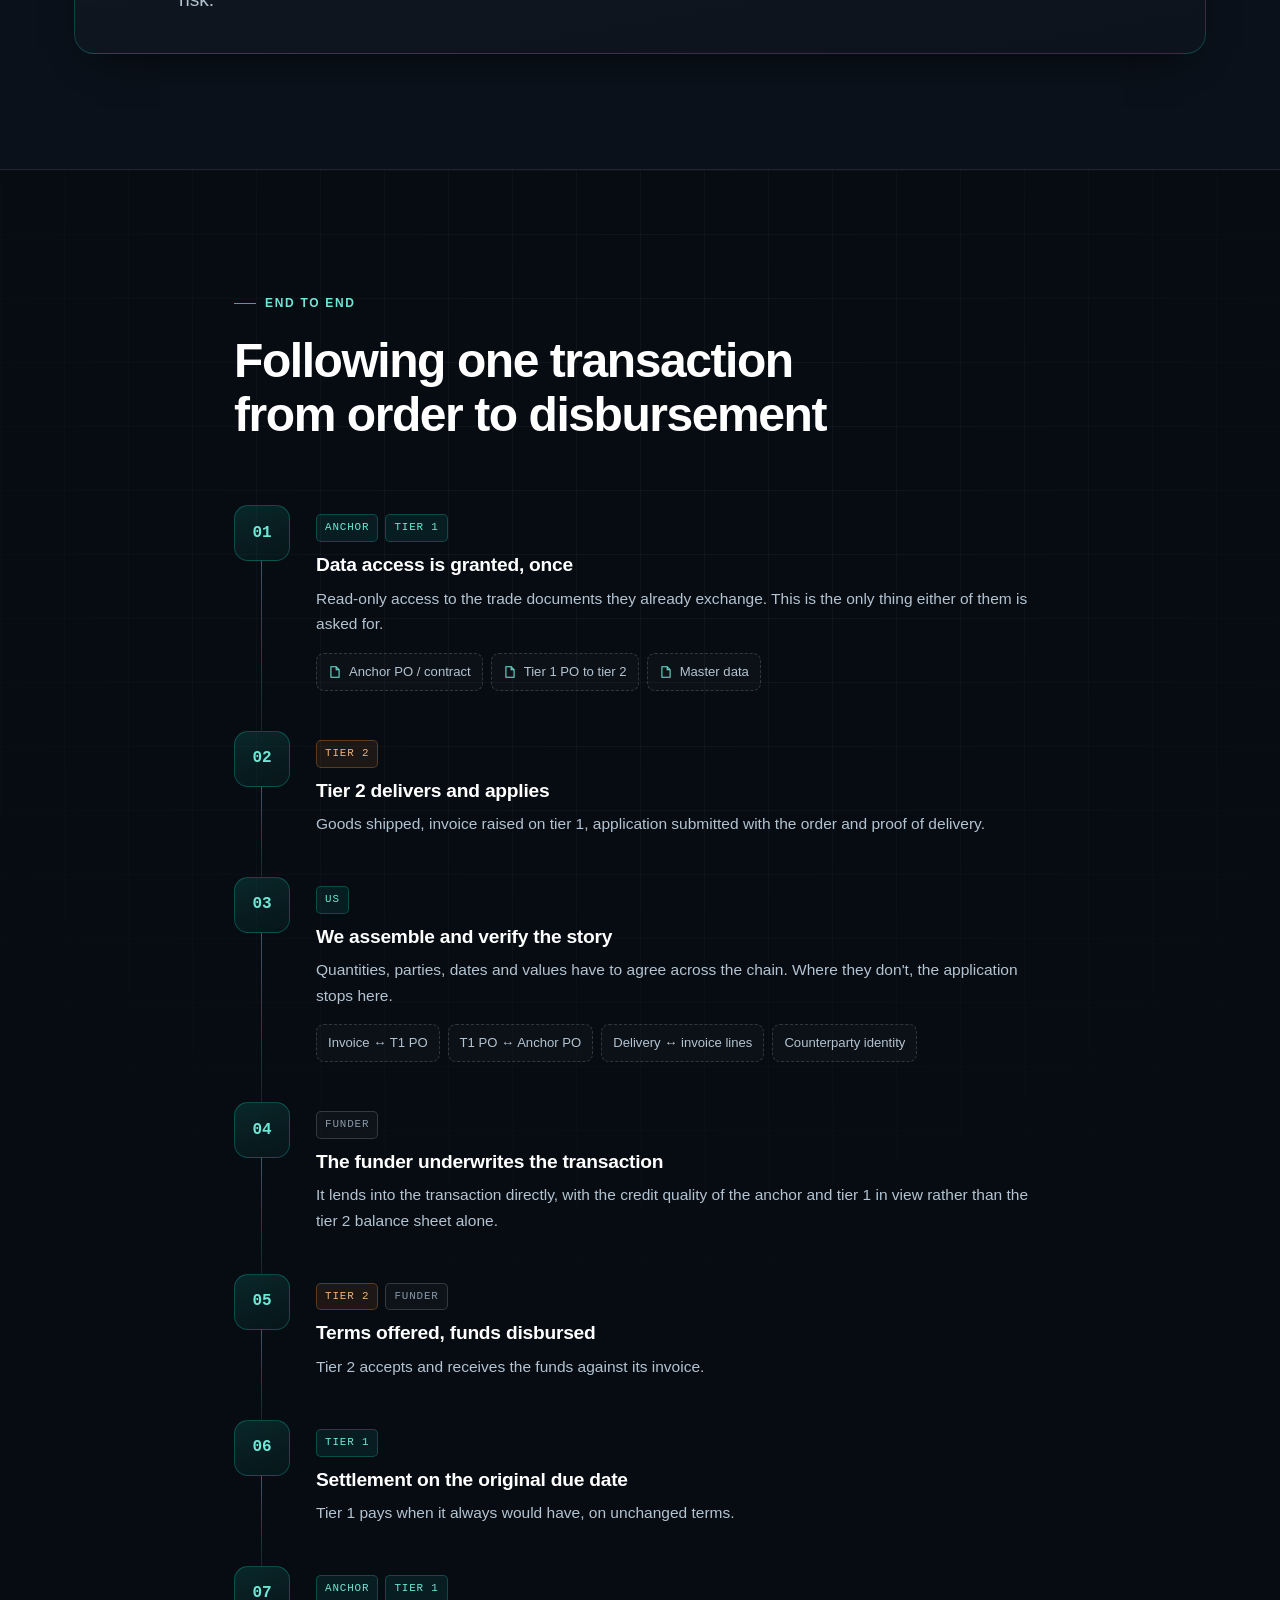
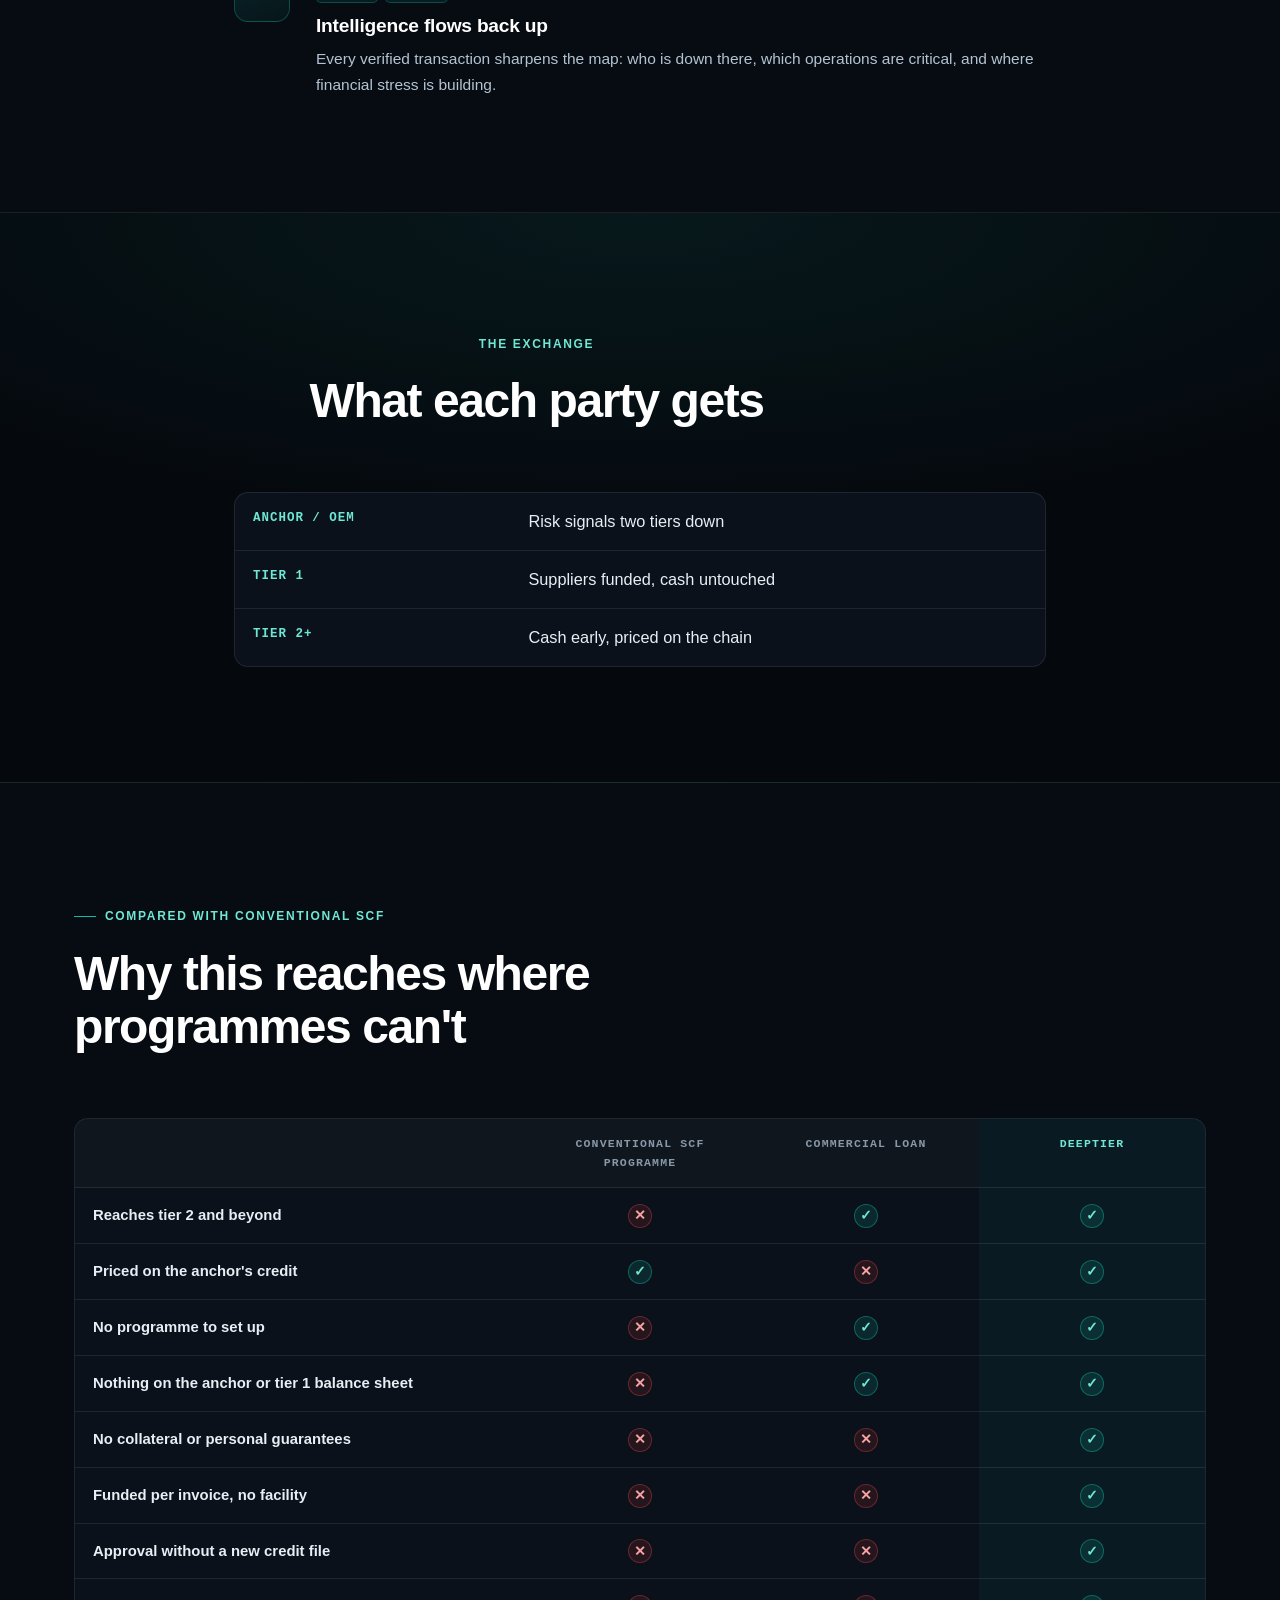
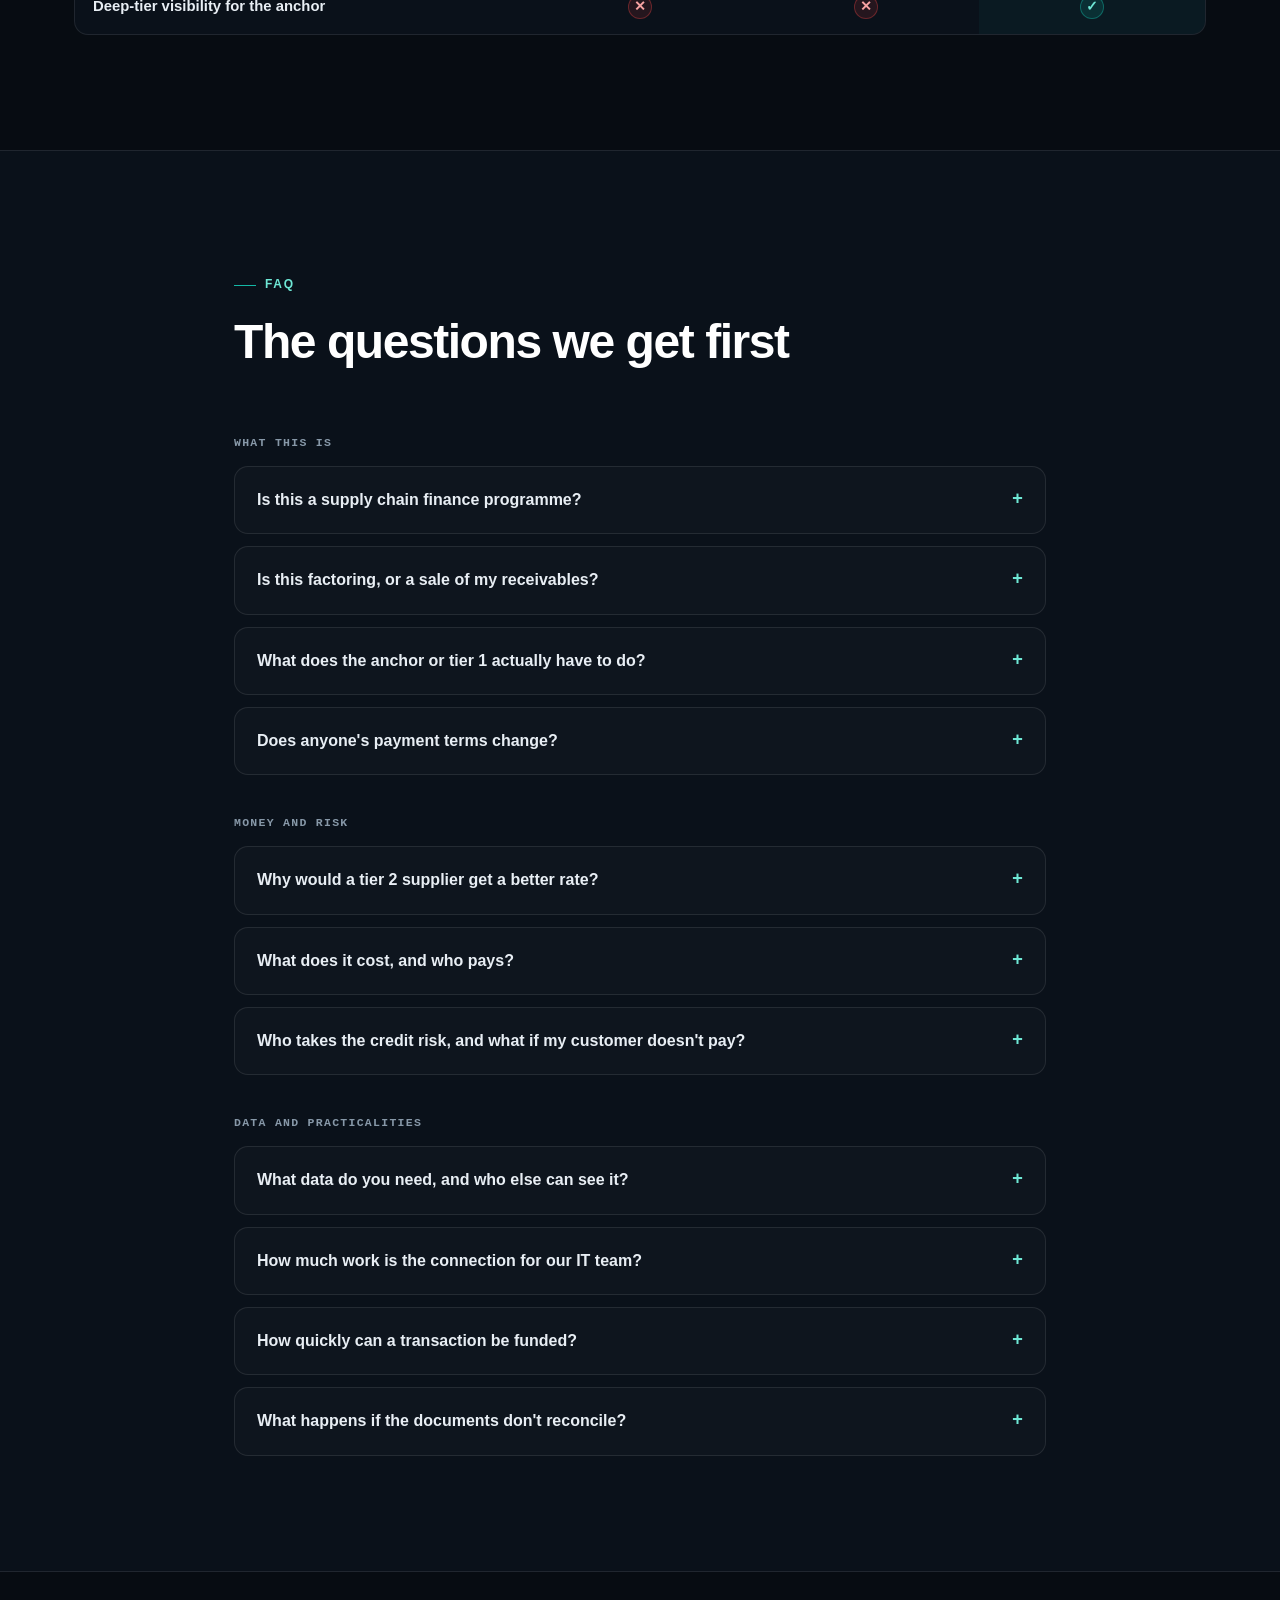
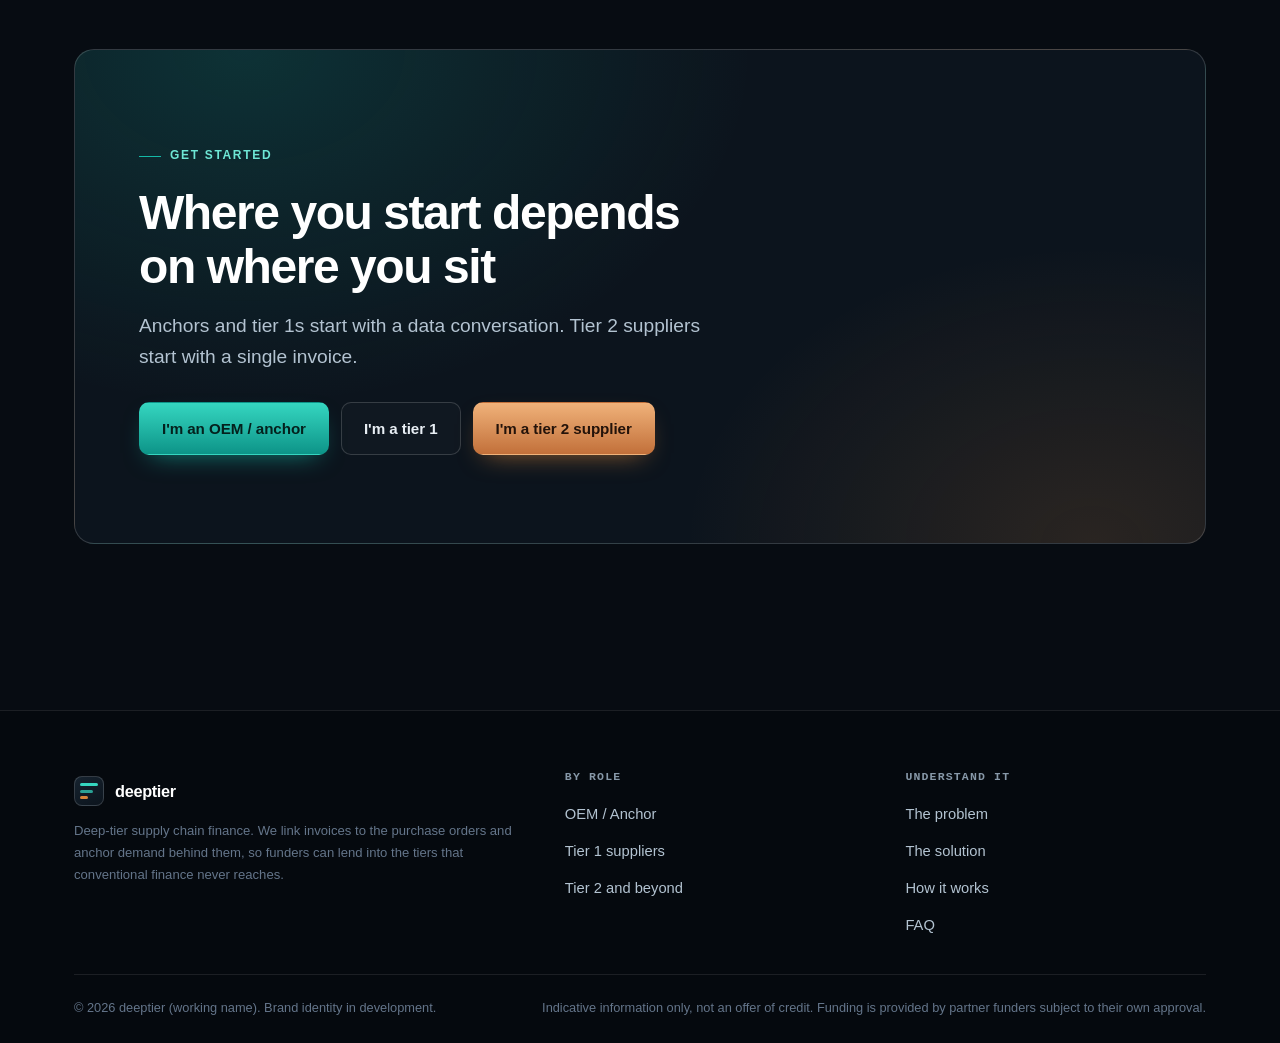
<file: how-it-works.html>
<!DOCTYPE html>
<html lang="en">
<head>
<meta charset="utf-8">
<meta name="viewport" content="width=device-width, initial-scale=1">
<title>How it works: from purchase order to funded invoice</title>
<meta name="description" content="Not a programme. We take data from the supply chain, verify the relationships behind one invoice, and deliver funding against it.">
<link rel="stylesheet" href="assets/css/site.css">
</head>
<body>

<header class="site-header">
  <div class="wrap site-header__inner">
    <a class="brand" href="index.html">
      <span class="brand__mark" aria-hidden="true"><i></i><i></i><i></i></span>
      <span class="brand__name">deeptier</span>
    </a>
    <button class="nav-toggle" aria-label="Menu" aria-expanded="false"><i></i></button>
    <nav class="nav" aria-label="Main">
      <a href="index.html">Overview</a>
      <a href="anchors.html">OEM / Anchor</a>
      <a href="tier-1.html">Tier 1</a>
      <a href="tier-2.html">Tier 2+</a>
      <a href="how-it-works.html">How it works</a>
      <a class="btn btn--primary header-cta" href="#start">Get started</a>
    </nav>
  </div>
</header>

<main>

  <!-- ============ HERO ============ -->
  <section class="hero hero--simple gridlines">
    <div class="wrap hero__grid">
      <div class="reveal">
        <h1 class="h-display hero__title">One invoice. Three companies.
          <span class="grad-text">One record a funder can underwrite.</span>
        </h1>
        <p class="lead">This is not a programme. We take data from the supply chain, verify the relationships
          behind one invoice, and deliver funding against it.</p>
        <div class="btn-row hero__actions">
          <a class="btn btn--primary" href="#flow">Follow a transaction <span aria-hidden="true">&rarr;</span></a>
          <a class="btn btn--ghost" href="#faq">Jump to the FAQ</a>
        </div>
      </div>
    </div>
  </section>

  <!-- ============ THE CHAIN ============ -->
  <section class="band band--alt">
    <div class="wrap">
      <div class="section-head reveal">
        <span class="eyebrow">The chain</span>
        <h2 class="h-1">Demand cascades down. The invoice comes back up.</h2>
        <p class="lead">Each link leaves a document behind, and each document is the evidence for the next.</p>
      </div>

      <div class="chain reveal">
        <div class="chain__node">
          <span class="chip chip--teal">Step 1</span>
          <h4>Anchor &rarr; Tier 1</h4>
          <p>The OEM issues a purchase order to tier 1 against its build plan.</p>
          <div class="chain__flowlabel">PO / contract in the ERP</div>
        </div>
        <div class="chain__node">
          <span class="chip chip--teal">Step 2</span>
          <h4>Tier 1 &rarr; Tier 2</h4>
          <p>Tier 1 orders the parts it needs to fulfil that order.</p>
          <div class="chain__flowlabel">PO in the ERP</div>
        </div>
        <div class="chain__node">
          <span class="chip chip--copper">Step 3</span>
          <h4>Tier 2 &rarr; Tier 1</h4>
          <p>After production, tier 2 delivers and raises the financeable invoice.</p>
          <div class="chain__flowlabel chain__flowlabel--copper">Invoice, financed</div>
        </div>
      </div>

      <div class="spotlight reveal" style="margin-top:34px;">
        <div class="ico" aria-hidden="true">
          <svg viewBox="0 0 24 24" fill="none" stroke="currentColor" stroke-width="1.7" stroke-linecap="round" stroke-linejoin="round">
            <path d="M9 17H7A5 5 0 0 1 7 7h2"/><path d="M15 7h2a5 5 0 0 1 0 10h-2"/><path d="M8 12h8"/>
          </svg>
        </div>
        <div class="stack">
          <h3 class="h-2">Why the link matters</h3>
          <p class="lead">Funders have no access to operational data, so they cannot see that an
            investment grade company asked for this production. Without that, a tier 2 invoice is only a claim
            on a small company's word, priced accordingly.</p>
          <p class="lead">The link exists to build a trusted source of information, so the bank has certainty
            that the operation originates with a well rated company. Same invoice, entirely different risk.</p>
        </div>
      </div>
    </div>
  </section>

  <!-- ============ THE FLOW ============ -->
  <section class="band gridlines" id="flow">
    <div class="wrap wrap--narrow">
      <div class="section-head reveal">
        <span class="eyebrow">End to end</span>
        <h2 class="h-1">Following one transaction from order to disbursement</h2>
      </div>

      <div class="flow">
        <div class="flow__step reveal">
          <div class="flow__num" aria-hidden="true"></div>
          <div class="flow__body">
            <span class="flow__who"><span class="chip chip--teal">Anchor</span><span class="chip chip--teal">Tier 1</span></span>
            <h3 class="h-3">Data access is granted, once</h3>
            <p>Read-only access to the trade documents they already exchange. This is the only thing either
              of them is asked for.</p>
            <div class="docrow">
              <span class="doc"><svg viewBox="0 0 24 24" fill="none" stroke="currentColor" stroke-width="1.8"><path d="M14 3v5h5"/><path d="M5 3h9l5 5v13H5z"/></svg> Anchor PO / contract</span>
              <span class="doc"><svg viewBox="0 0 24 24" fill="none" stroke="currentColor" stroke-width="1.8"><path d="M14 3v5h5"/><path d="M5 3h9l5 5v13H5z"/></svg> Tier 1 PO to tier 2</span>
              <span class="doc"><svg viewBox="0 0 24 24" fill="none" stroke="currentColor" stroke-width="1.8"><path d="M14 3v5h5"/><path d="M5 3h9l5 5v13H5z"/></svg> Master data</span>
            </div>
          </div>
        </div>

        <div class="flow__step reveal">
          <div class="flow__num" aria-hidden="true"></div>
          <div class="flow__body">
            <span class="flow__who"><span class="chip chip--copper">Tier 2</span></span>
            <h3 class="h-3">Tier 2 delivers and applies</h3>
            <p>Goods shipped, invoice raised on tier 1, application submitted with the order and proof of
              delivery.</p>
          </div>
        </div>

        <div class="flow__step reveal">
          <div class="flow__num" aria-hidden="true"></div>
          <div class="flow__body">
            <span class="flow__who"><span class="chip chip--teal">Us</span></span>
            <h3 class="h-3">We assemble and verify the story</h3>
            <p>Quantities, parties, dates and values have to agree across the chain. Where they don't, the
              application stops here.</p>
            <div class="docrow">
              <span class="doc">Invoice &harr; T1 PO</span>
              <span class="doc">T1 PO &harr; Anchor PO</span>
              <span class="doc">Delivery &harr; invoice lines</span>
              <span class="doc">Counterparty identity</span>
            </div>
          </div>
        </div>

        <div class="flow__step reveal">
          <div class="flow__num" aria-hidden="true"></div>
          <div class="flow__body">
            <span class="flow__who"><span class="chip">Funder</span></span>
            <h3 class="h-3">The funder underwrites the transaction</h3>
            <p>It lends into the transaction directly, with the credit quality of the anchor and tier 1 in
              view rather than the tier 2 balance sheet alone.</p>
          </div>
        </div>

        <div class="flow__step reveal">
          <div class="flow__num" aria-hidden="true"></div>
          <div class="flow__body">
            <span class="flow__who"><span class="chip chip--copper">Tier 2</span><span class="chip">Funder</span></span>
            <h3 class="h-3">Terms offered, funds disbursed</h3>
            <p>Tier 2 accepts and receives the funds against its invoice.</p>
          </div>
        </div>

        <div class="flow__step reveal">
          <div class="flow__num" aria-hidden="true"></div>
          <div class="flow__body">
            <span class="flow__who"><span class="chip chip--teal">Tier 1</span></span>
            <h3 class="h-3">Settlement on the original due date</h3>
            <p>Tier 1 pays when it always would have, on unchanged terms.</p>
          </div>
        </div>

        <div class="flow__step reveal">
          <div class="flow__num" aria-hidden="true"></div>
          <div class="flow__body">
            <span class="flow__who"><span class="chip chip--teal">Anchor</span><span class="chip chip--teal">Tier 1</span></span>
            <h3 class="h-3">Intelligence flows back up</h3>
            <p>Every verified transaction sharpens the map: who is down there, which operations are critical,
              and where financial stress is building.</p>
          </div>
        </div>
      </div>
    </div>
  </section>

  <!-- ============ THE EXCHANGE ============ -->
  <section class="band band--deep">
    <div class="wrap wrap--narrow">
      <div class="section-head center reveal">
        <span class="eyebrow">The exchange</span>
        <h2 class="h-1">What each party gets</h2>
      </div>

      <div class="tablewrap reveal">
        <table class="cmp cmp--pairs">
          <tbody>
            <tr>
              <td>Anchor / OEM</td>
              <td>Risk signals two tiers down</td>
            </tr>
            <tr>
              <td>Tier 1</td>
              <td>Suppliers funded, cash untouched</td>
            </tr>
            <tr>
              <td>Tier 2+</td>
              <td>Cash early, priced on the chain</td>
            </tr>
          </tbody>
        </table>
      </div>
    </div>
  </section>

  <!-- ============ WHAT MAKES IT DIFFERENT ============ -->
  <section class="band">
    <div class="wrap">
      <div class="section-head reveal">
        <span class="eyebrow">Compared with conventional SCF</span>
        <h2 class="h-1">Why this reaches where programmes can't</h2>
      </div>
      <div class="tablewrap reveal">
        <table class="cmp cmp--marks">
          <thead>
            <tr>
              <th scope="col">&nbsp;</th>
              <th scope="col">Conventional SCF programme</th>
              <th scope="col">Commercial loan</th>
              <th scope="col" class="col-us">deeptier</th>
            </tr>
          </thead>
          <tbody>
            <tr>
              <td>Reaches tier 2 and beyond</td>
              <td><span class="mark mark--no" role="img" aria-label="No"></span></td>
              <td><span class="mark mark--yes" role="img" aria-label="Yes"></span></td>
              <td class="col-us"><span class="mark mark--yes" role="img" aria-label="Yes"></span></td>
            </tr>
            <tr>
              <td>Priced on the anchor's credit</td>
              <td><span class="mark mark--yes" role="img" aria-label="Yes"></span></td>
              <td><span class="mark mark--no" role="img" aria-label="No"></span></td>
              <td class="col-us"><span class="mark mark--yes" role="img" aria-label="Yes"></span></td>
            </tr>
            <tr>
              <td>No programme to set up</td>
              <td><span class="mark mark--no" role="img" aria-label="No"></span></td>
              <td><span class="mark mark--yes" role="img" aria-label="Yes"></span></td>
              <td class="col-us"><span class="mark mark--yes" role="img" aria-label="Yes"></span></td>
            </tr>
            <tr>
              <td>Nothing on the anchor or tier 1 balance sheet</td>
              <td><span class="mark mark--no" role="img" aria-label="No"></span></td>
              <td><span class="mark mark--yes" role="img" aria-label="Yes"></span></td>
              <td class="col-us"><span class="mark mark--yes" role="img" aria-label="Yes"></span></td>
            </tr>
            <tr>
              <td>No collateral or personal guarantees</td>
              <td><span class="mark mark--no" role="img" aria-label="No"></span></td>
              <td><span class="mark mark--no" role="img" aria-label="No"></span></td>
              <td class="col-us"><span class="mark mark--yes" role="img" aria-label="Yes"></span></td>
            </tr>
            <tr>
              <td>Funded per invoice, no facility</td>
              <td><span class="mark mark--no" role="img" aria-label="No"></span></td>
              <td><span class="mark mark--no" role="img" aria-label="No"></span></td>
              <td class="col-us"><span class="mark mark--yes" role="img" aria-label="Yes"></span></td>
            </tr>
            <tr>
              <td>Approval without a new credit file</td>
              <td><span class="mark mark--no" role="img" aria-label="No"></span></td>
              <td><span class="mark mark--no" role="img" aria-label="No"></span></td>
              <td class="col-us"><span class="mark mark--yes" role="img" aria-label="Yes"></span></td>
            </tr>
            <tr>
              <td>Deep-tier visibility for the anchor</td>
              <td><span class="mark mark--no" role="img" aria-label="No"></span></td>
              <td><span class="mark mark--no" role="img" aria-label="No"></span></td>
              <td class="col-us"><span class="mark mark--yes" role="img" aria-label="Yes"></span></td>
            </tr>
          </tbody>
        </table>
      </div>
    </div>
  </section>

  <!-- ============ FAQ ============ -->
  <section class="band band--alt" id="faq">
    <div class="wrap wrap--narrow">
      <div class="section-head reveal">
        <span class="eyebrow">FAQ</span>
        <h2 class="h-1">The questions we get first</h2>
      </div>

      <div class="faq">
        <p class="faq__group">What this is</p>
        <details class="qa reveal">
          <summary>Is this a supply chain finance programme?</summary>
          <div class="qa__body">No. There is nothing to enrol in and nothing to run inside treasury. We
            finance one transaction at a time, and we repeat it for every invoice a supplier wants funded.</div>
        </details>
        <details class="qa reveal">
          <summary>Is this factoring, or a sale of my receivables?</summary>
          <div class="qa__body">No. Your invoice is not bought and sold on. It stays a normal invoice between
            you and your customer, who still pays it on the original due date. What changes is that a funder
            will advance against it, because the transaction behind it has been verified.</div>
        </details>
        <details class="qa reveal">
          <summary>What does the anchor or tier 1 actually have to do?</summary>
          <div class="qa__body">Grant read-only access to trade documents they already exchange. That is the
            whole ask: no facility, no guarantee, no payables confirmation. A tier 2 supplier applies on its
            own initiative, but verification depends on the tiers above having granted that access first.</div>
        </details>
        <details class="qa reveal">
          <summary>Does anyone's payment terms change?</summary>
          <div class="qa__body">No. Tier 1 pays the invoice on its original due date, and the anchor's terms
            with tier 1 are untouched. The financing sits between tier 2 and the funder.</div>
        </details>

        <p class="faq__group">Money and risk</p>
        <details class="qa reveal">
          <summary>Why would a tier 2 supplier get a better rate?</summary>
          <div class="qa__body">Because the funder is not pricing a small company in isolation. It can see
            that the demand originates with an investment grade anchor and that a tier 1 received the goods,
            so the rate can reflect the chain's credit quality instead of the supplier's size.</div>
        </details>
        <details class="qa reveal">
          <summary>What does it cost, and who pays?</summary>
          <div class="qa__body">The funder prices each transaction individually, as a discount against the
            invoice being financed. You see the full terms before you accept anything, and you are free to
            decline and wait for your customer to pay as normal. There is no joining fee and no charge for
            the anchor or tier 1.</div>
        </details>
        <details class="qa reveal">
          <summary>Who takes the credit risk, and what if my customer doesn't pay?</summary>
          <div class="qa__body">The funder takes the credit position; we are the verification layer that
            makes its assessment possible, and we do not lend. Whether an advance carries recourse back to
            the supplier is set in the funder's terms for that transaction, so read them before you accept.
            What we can say plainly is that no personal guarantee or collateral is asked for.</div>
        </details>

        <p class="faq__group">Data and practicalities</p>
        <details class="qa reveal">
          <summary>What data do you need, and who else can see it?</summary>
          <div class="qa__body">The order or contract from the anchor to tier 1, the order from tier 1 to
            tier 2, and enough master data to identify parties and parts. From tier 2, the invoice and proof
            of delivery. Access is read-only, scoped by agreement, and nobody is asked for their general
            ledger. Commercial detail is not passed between suppliers; each party sees its own transactions
            and the analysis produced for it.</div>
        </details>
        <details class="qa reveal">
          <summary>How much work is the connection for our IT team?</summary>
          <div class="qa__body">Less than a treasury onboarding, which is the point. We read documents that
            already leave your system, so the connection is a scoped, read-only feed rather than a change to
            how you work. We size the effort against your own systems before anyone commits.</div>
        </details>
        <details class="qa reveal">
          <summary>How quickly can a transaction be funded?</summary>
          <div class="qa__body">Verification runs on documents that already exist, so a decision does not
            wait on a new credit file being built from scratch. Once the tiers above have granted access, the
            pace is set by the funder's own review rather than by paperwork we are still chasing.</div>
        </details>
        <details class="qa reveal">
          <summary>What happens if the documents don't reconcile?</summary>
          <div class="qa__body">The application stops. Quantities, parties, dates and values have to agree
            across the chain. A mismatch gets surfaced, not smoothed over; that is precisely what makes the
            record worth anything to a funder.</div>
        </details>
      </div>
    </div>
  </section>

  <!-- ============ CTA ============ -->
  <section class="band band--tight" id="start">
    <div class="wrap">
      <div class="cta reveal">
        <div style="max-width:60ch;">
          <span class="eyebrow">Get started</span>
          <h2 class="h-1">Where you start depends on where you sit</h2>
          <p class="lead">Anchors and tier 1s start with a data conversation. Tier 2 suppliers start with a
            single invoice.</p>
          <div class="btn-row">
            <a class="btn btn--primary" href="anchors.html">I'm an OEM / anchor</a>
            <a class="btn btn--ghost" href="tier-1.html">I'm a tier 1</a>
            <a class="btn btn--copper" href="tier-2.html">I'm a tier 2 supplier</a>
          </div>
        </div>
      </div>
    </div>
  </section>

</main>

<footer class="site-footer">
  <div class="wrap">
    <div class="site-footer__grid">
      <div>
        <a class="brand" href="index.html" style="margin-bottom:14px;">
          <span class="brand__mark" aria-hidden="true"><i></i><i></i><i></i></span>
          <span class="brand__name">deeptier</span>
        </a>
        <p class="site-footer__note">Deep-tier supply chain finance. We link invoices to the purchase orders
          and anchor demand behind them, so funders can lend into the tiers that conventional finance never
          reaches.</p>
      </div>
      <div>
        <h5>By role</h5>
        <ul>
          <li><a href="anchors.html">OEM / Anchor</a></li>
          <li><a href="tier-1.html">Tier 1 suppliers</a></li>
          <li><a href="tier-2.html">Tier 2 and beyond</a></li>
        </ul>
      </div>
      <div>
        <h5>Understand it</h5>
        <ul>
          <li><a href="index.html#problem">The problem</a></li>
          <li><a href="index.html#solution">The solution</a></li>
          <li><a href="how-it-works.html">How it works</a></li>
          <li><a href="how-it-works.html#faq">FAQ</a></li>
        </ul>
      </div>
    </div>
    <div class="site-footer__bottom">
      <p class="tiny">&copy; 2026 deeptier (working name). Brand identity in development.</p>
      <p class="tiny">Indicative information only, not an offer of credit. Funding is provided by partner funders subject to their own approval.</p>
    </div>
  </div>
</footer>

<script src="assets/js/site.js"></script>
</body>
</html>
</file>
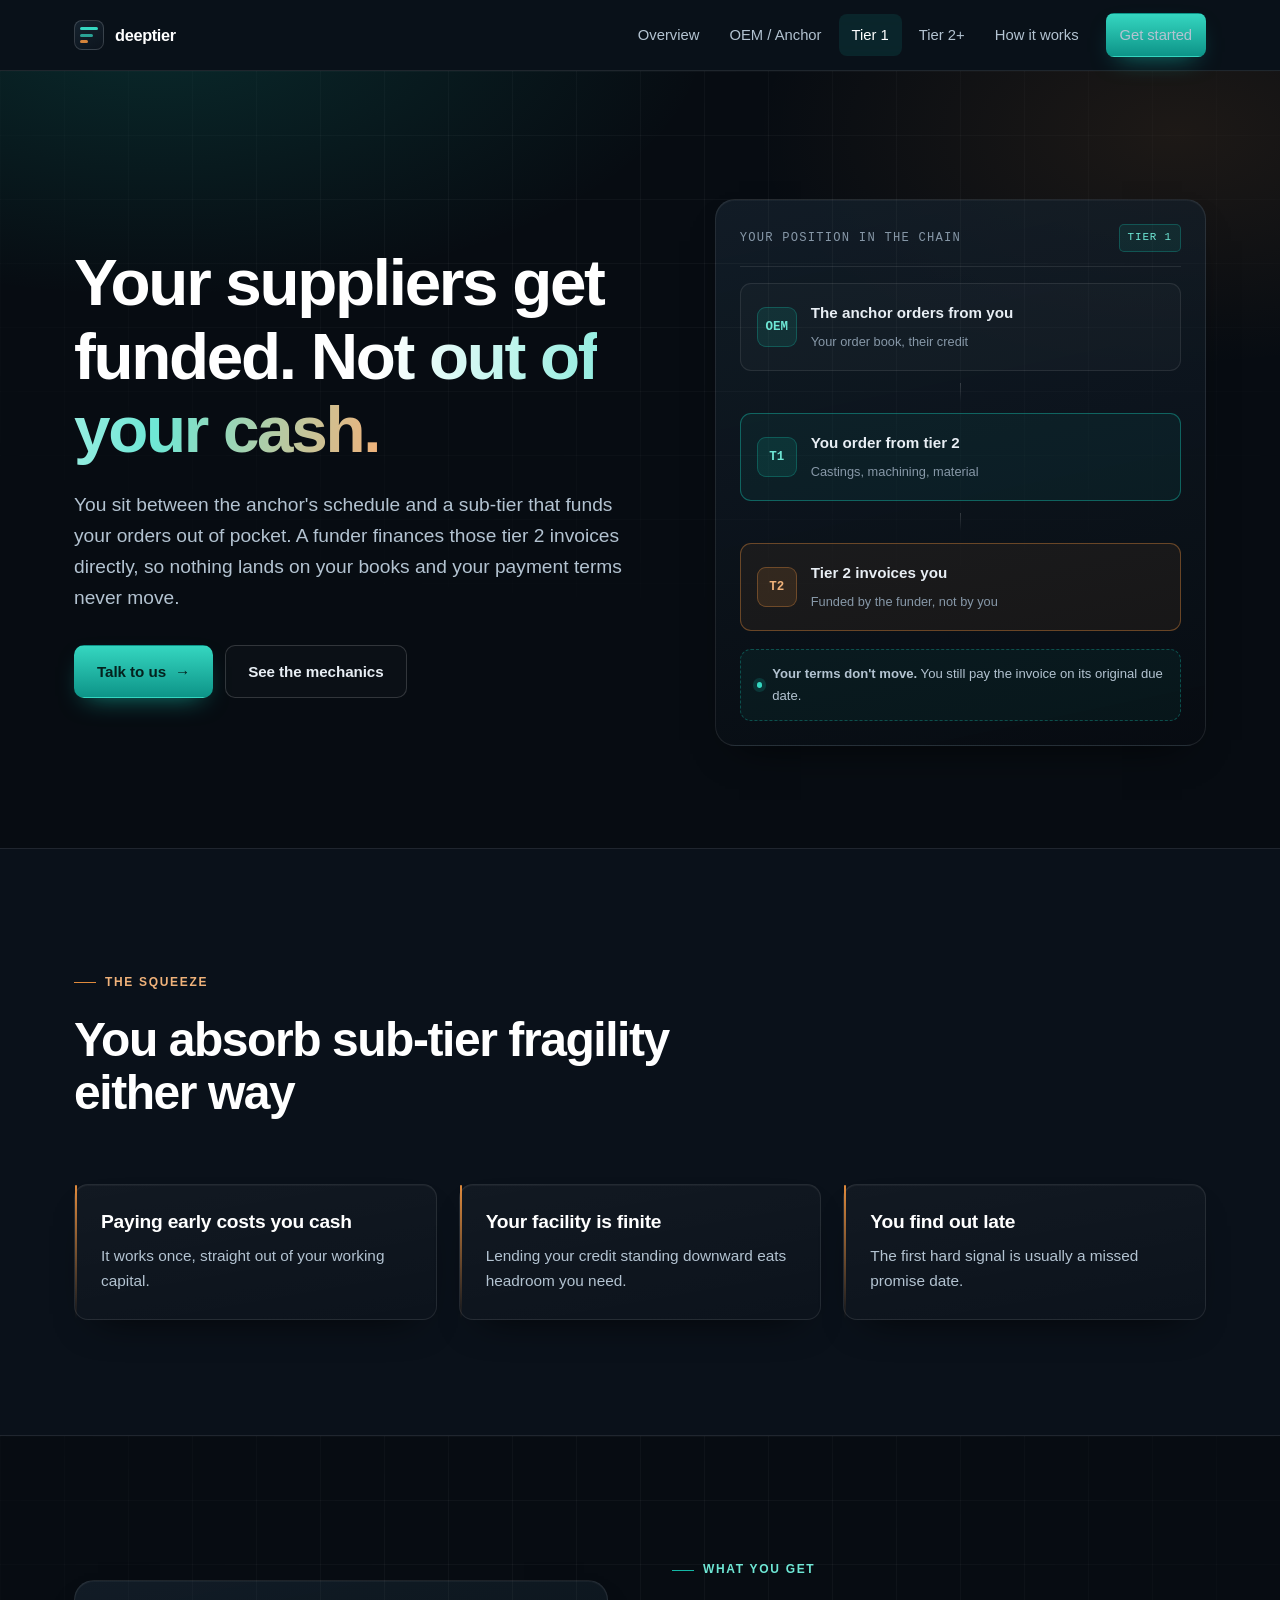
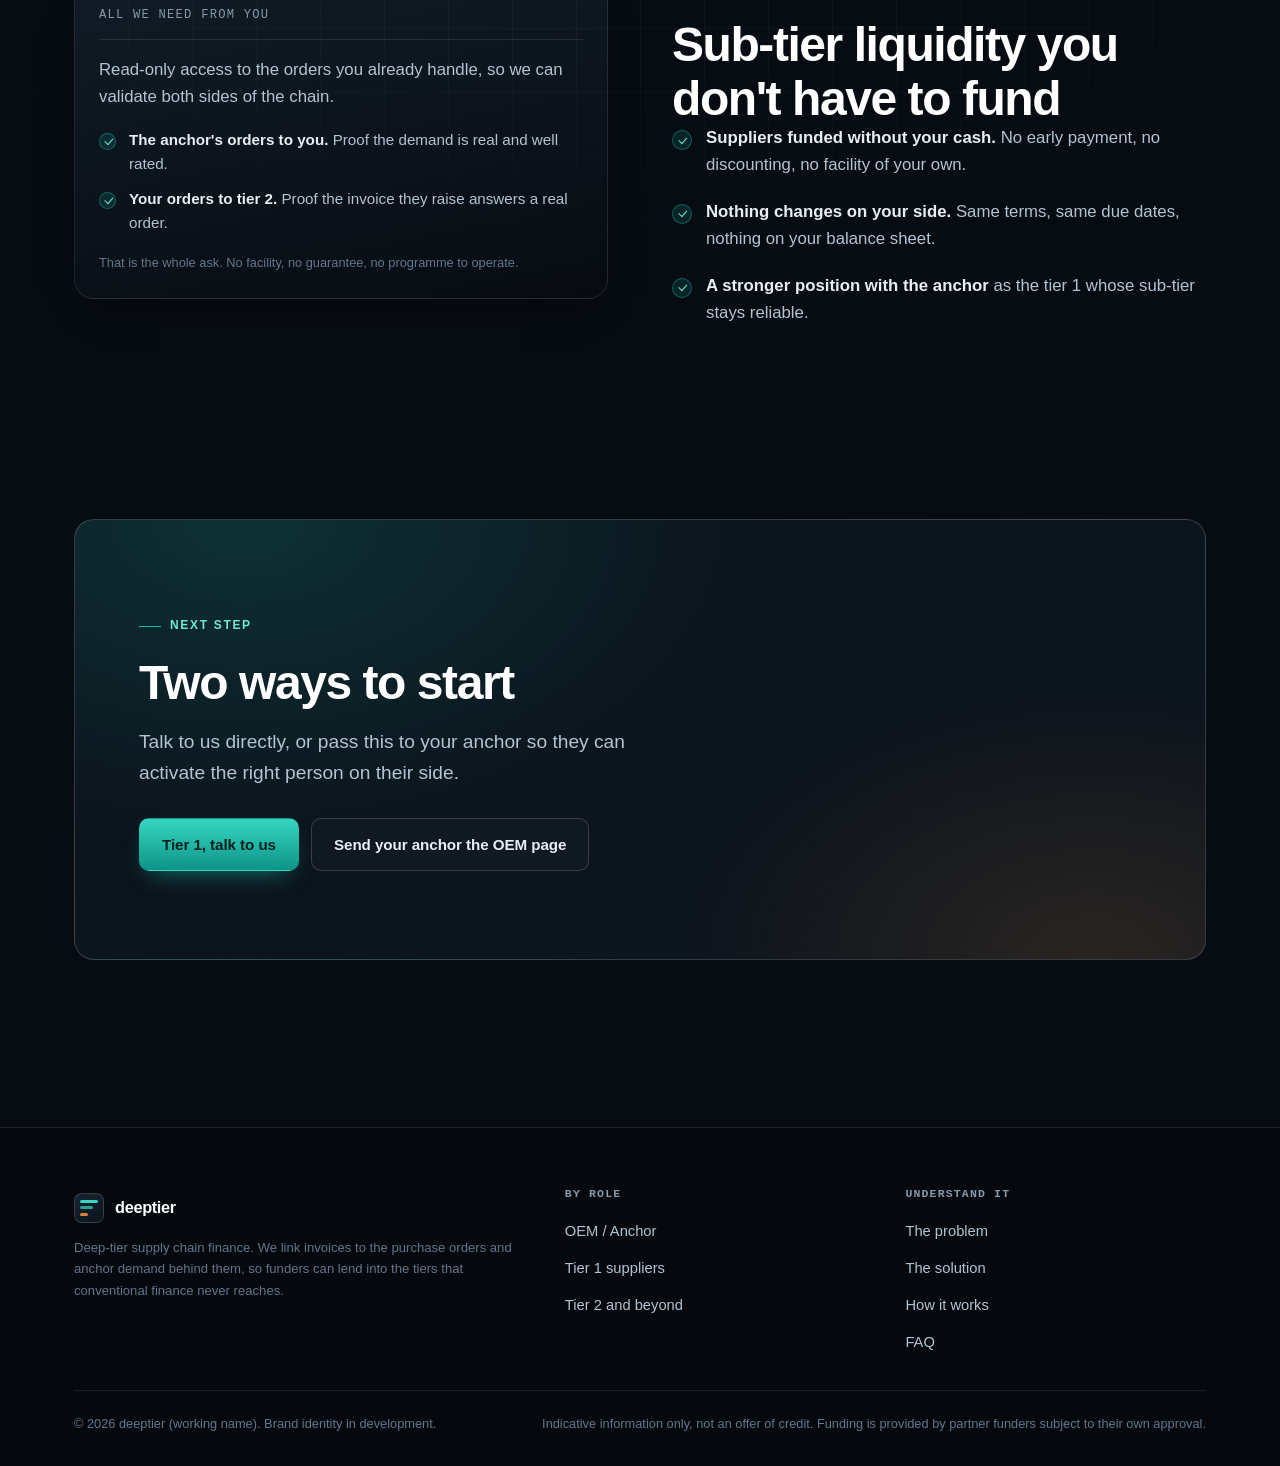
<file: tier-1.html>
<!DOCTYPE html>
<html lang="en">
<head>
<meta charset="utf-8">
<meta name="viewport" content="width=device-width, initial-scale=1">
<title>For tier 1 suppliers: sub-tier liquidity you don't have to fund</title>
<meta name="description" content="A funder finances your tier 2 invoices directly. Nothing lands on your books, your payment terms never move, and all we need is read-only access to the orders you already handle.">
<link rel="stylesheet" href="assets/css/site.css">
</head>
<body>

<header class="site-header">
  <div class="wrap site-header__inner">
    <a class="brand" href="index.html">
      <span class="brand__mark" aria-hidden="true"><i></i><i></i><i></i></span>
      <span class="brand__name">deeptier</span>
    </a>
    <button class="nav-toggle" aria-label="Menu" aria-expanded="false"><i></i></button>
    <nav class="nav" aria-label="Main">
      <a href="index.html">Overview</a>
      <a href="anchors.html">OEM / Anchor</a>
      <a href="tier-1.html">Tier 1</a>
      <a href="tier-2.html">Tier 2+</a>
      <a href="how-it-works.html">How it works</a>
      <a class="btn btn--primary header-cta" href="#start">Get started</a>
    </nav>
  </div>
</header>

<main>

  <!-- ============ HERO ============ -->
  <section class="hero gridlines">
    <div class="wrap hero__grid">
      <div class="reveal">
        <h1 class="h-display hero__title">Your suppliers get funded.
          <span class="grad-text">Not out of your cash.</span>
        </h1>
        <p class="lead">You sit between the anchor's schedule and a sub-tier that funds your orders out of
          pocket. A funder finances those tier 2 invoices directly, so nothing lands on your books and your
          payment terms never move.</p>
        <div class="btn-row hero__actions">
          <a class="btn btn--primary" href="#start">Talk to us <span aria-hidden="true">&rarr;</span></a>
          <a class="btn btn--ghost" href="how-it-works.html">See the mechanics</a>
        </div>
      </div>

      <div class="hero__media reveal" data-d="2">
        <div class="panel">
          <div class="panel__head">
            <span class="panel__title">Your position in the chain</span>
            <span class="chip chip--teal">Tier 1</span>
          </div>

          <div class="tierstack" style="border:0; padding:0; background:none; box-shadow:none;">
            <div class="tierstack__row">
              <span class="tierstack__badge">OEM</span>
              <span>
                <span class="tierstack__label">The anchor orders from you</span><br>
                <span class="tierstack__sub">Your order book, their credit</span>
              </span>
            </div>
            <div class="tierstack__link" aria-hidden="true"></div>

            <div class="tierstack__row" style="border-color:rgba(20,184,166,.45); background:rgba(20,184,166,.07);">
              <span class="tierstack__badge">T1</span>
              <span>
                <span class="tierstack__label">You order from tier 2</span><br>
                <span class="tierstack__sub">Castings, machining, material</span>
              </span>
            </div>
            <div class="tierstack__link" aria-hidden="true"></div>

            <div class="tierstack__row tierstack__row--t2">
              <span class="tierstack__badge">T2</span>
              <span>
                <span class="tierstack__label">Tier 2 invoices you</span><br>
                <span class="tierstack__sub">Funded by the funder, not by you</span>
              </span>
            </div>
          </div>

          <div class="tierstack__foot" style="margin-top:18px;">
            <span class="dot" aria-hidden="true"></span>
            <span><b>Your terms don't move.</b> You still pay the invoice on its original due date.</span>
          </div>
        </div>
      </div>
    </div>
  </section>

  <!-- ============ THE SQUEEZE ============ -->
  <section class="band band--alt">
    <div class="wrap">
      <div class="section-head reveal">
        <span class="eyebrow eyebrow--copper">The squeeze</span>
        <h2 class="h-1">You absorb sub-tier fragility either way</h2>
      </div>

      <div class="grid grid--3">
        <article class="card card--problem reveal">
          <h3 class="h-3">Paying early costs you cash</h3>
          <p>It works once, straight out of your working capital.</p>
        </article>
        <article class="card card--problem reveal" data-d="1">
          <h3 class="h-3">Your facility is finite</h3>
          <p>Lending your credit standing downward eats headroom you need.</p>
        </article>
        <article class="card card--problem reveal" data-d="2">
          <h3 class="h-3">You find out late</h3>
          <p>The first hard signal is usually a missed promise date.</p>
        </article>
      </div>
    </div>
  </section>

  <!-- ============ WHAT YOU GET ============ -->
  <section class="band gridlines">
    <div class="wrap">
      <div class="split split--reverse">
        <div class="stack reveal">
          <span class="eyebrow">What you get</span>
          <h2 class="h-1">Sub-tier liquidity you don't have to fund</h2>
          <ul class="ticks ticks--lg">
            <li><b>Suppliers funded without your cash.</b> No early payment, no discounting, no facility of
              your own.</li>
            <li><b>Nothing changes on your side.</b> Same terms, same due dates, nothing on your balance
              sheet.</li>
            <li><b>A stronger position with the anchor</b> as the tier 1 whose sub-tier stays reliable.</li>
          </ul>
        </div>

        <div class="split__media reveal" data-d="1">
          <div class="panel">
            <div class="panel__head"><span class="panel__title">All we need from you</span></div>
            <p class="lead" style="font-size:1.05rem; margin-bottom:18px;">Read-only access to the orders you
              already handle, so we can validate both sides of the chain.</p>
            <ul class="ticks">
              <li><b>The anchor's orders to you.</b> Proof the demand is real and well rated.</li>
              <li><b>Your orders to tier 2.</b> Proof the invoice they raise answers a real order.</li>
            </ul>
            <p class="tiny" style="margin-top:18px;">That is the whole ask. No facility, no guarantee, no
              programme to operate.</p>
          </div>
        </div>
      </div>
    </div>
  </section>

  <!-- ============ CTA ============ -->
  <section class="band band--tight" id="start">
    <div class="wrap">
      <div class="cta reveal">
        <div style="max-width:58ch;">
          <span class="eyebrow">Next step</span>
          <h2 class="h-1">Two ways to start</h2>
          <p class="lead">Talk to us directly, or pass this to your anchor so they can activate the right
            person on their side.</p>
          <div class="btn-row">
            <a class="btn btn--primary" href="how-it-works.html#start">Tier 1, talk to us</a>
            <a class="btn btn--ghost" href="anchors.html">Send your anchor the OEM page</a>
          </div>
        </div>
      </div>
    </div>
  </section>

</main>

<footer class="site-footer">
  <div class="wrap">
    <div class="site-footer__grid">
      <div>
        <a class="brand" href="index.html" style="margin-bottom:14px;">
          <span class="brand__mark" aria-hidden="true"><i></i><i></i><i></i></span>
          <span class="brand__name">deeptier</span>
        </a>
        <p class="site-footer__note">Deep-tier supply chain finance. We link invoices to the purchase orders
          and anchor demand behind them, so funders can lend into the tiers that conventional finance never
          reaches.</p>
      </div>
      <div>
        <h5>By role</h5>
        <ul>
          <li><a href="anchors.html">OEM / Anchor</a></li>
          <li><a href="tier-1.html">Tier 1 suppliers</a></li>
          <li><a href="tier-2.html">Tier 2 and beyond</a></li>
        </ul>
      </div>
      <div>
        <h5>Understand it</h5>
        <ul>
          <li><a href="index.html#problem">The problem</a></li>
          <li><a href="index.html#solution">The solution</a></li>
          <li><a href="how-it-works.html">How it works</a></li>
          <li><a href="how-it-works.html#faq">FAQ</a></li>
        </ul>
      </div>
    </div>
    <div class="site-footer__bottom">
      <p class="tiny">&copy; 2026 deeptier (working name). Brand identity in development.</p>
      <p class="tiny">Indicative information only, not an offer of credit. Funding is provided by partner funders subject to their own approval.</p>
    </div>
  </div>
</footer>

<script src="assets/js/site.js"></script>
</body>
</html>
</file>
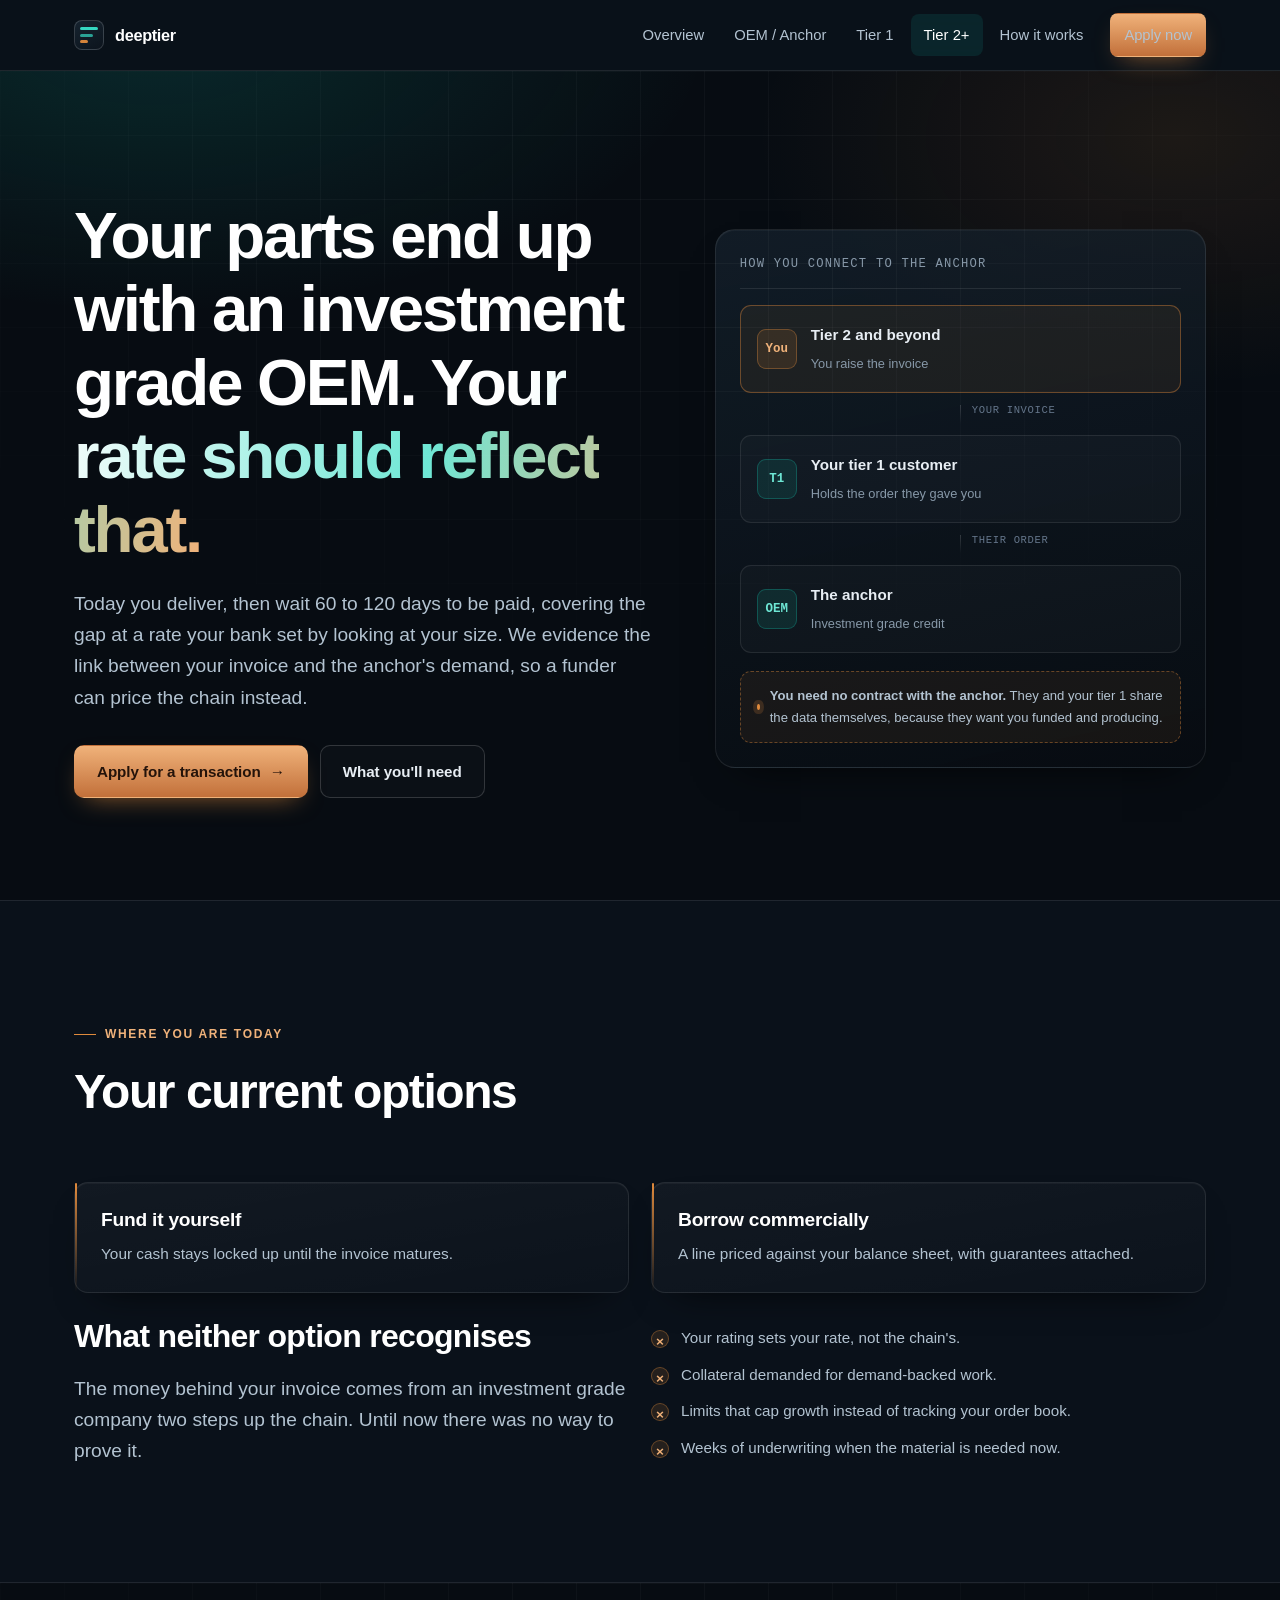
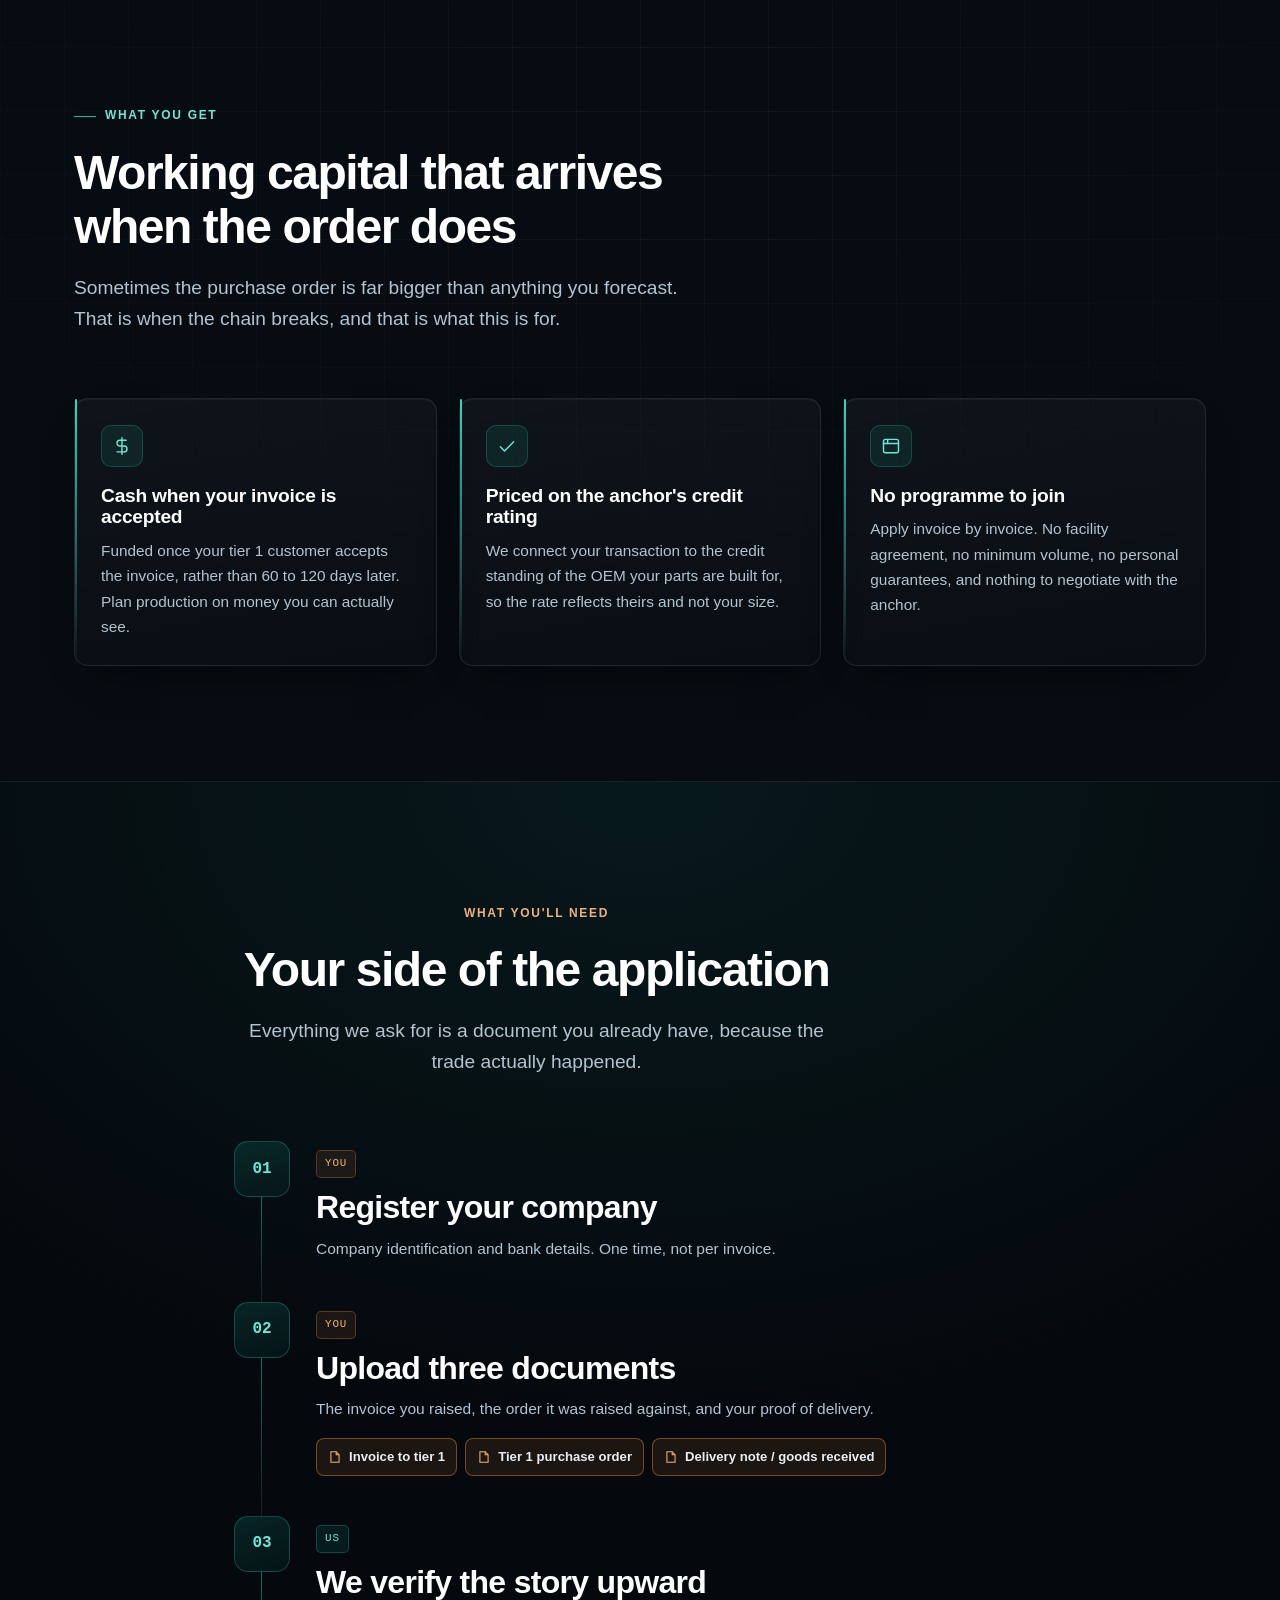
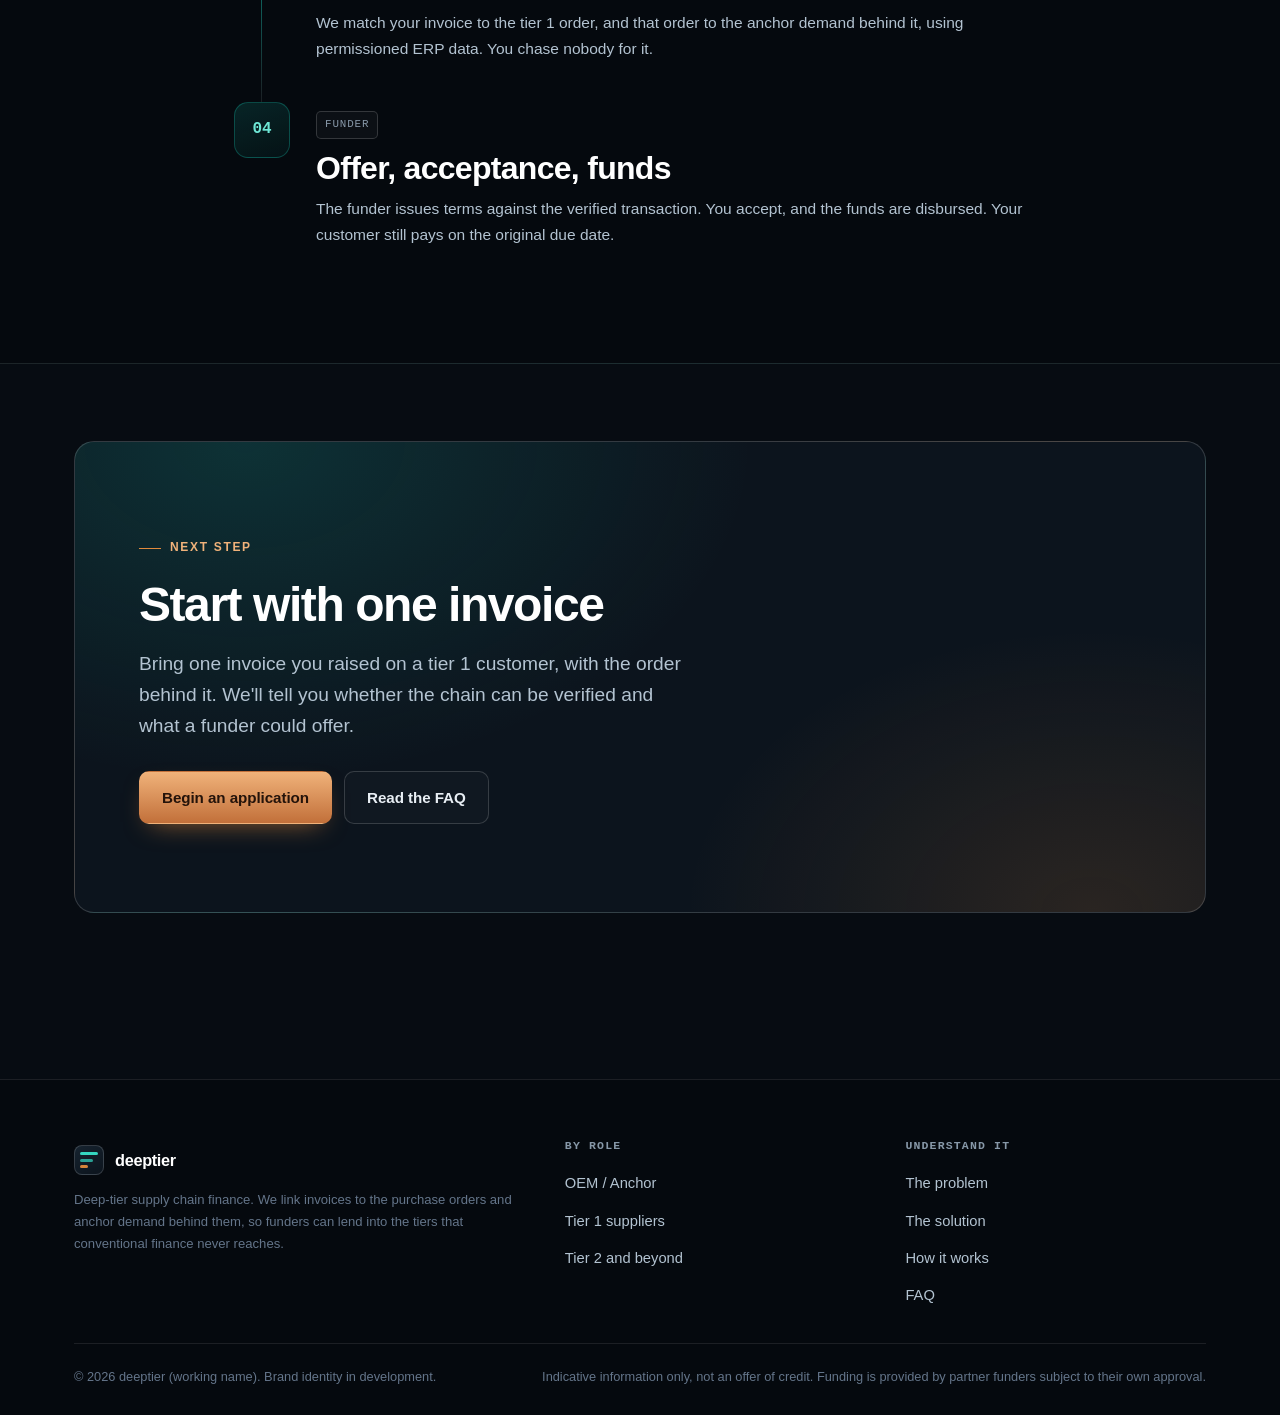
<file: tier-2.html>
<!DOCTYPE html>
<html lang="en">
<head>
<meta charset="utf-8">
<meta name="viewport" content="width=device-width, initial-scale=1">
<title>Tier 2 and beyond: financing priced on the chain above you</title>
<meta name="description" content="Your parts end up with an investment grade OEM. We evidence that link, so a funder can price your invoice on the anchor's credit standing instead of your company's size.">
<link rel="stylesheet" href="assets/css/site.css">
</head>
<body>

<header class="site-header">
  <div class="wrap site-header__inner">
    <a class="brand" href="index.html">
      <span class="brand__mark" aria-hidden="true"><i></i><i></i><i></i></span>
      <span class="brand__name">deeptier</span>
    </a>
    <button class="nav-toggle" aria-label="Menu" aria-expanded="false"><i></i></button>
    <nav class="nav" aria-label="Main">
      <a href="index.html">Overview</a>
      <a href="anchors.html">OEM / Anchor</a>
      <a href="tier-1.html">Tier 1</a>
      <a href="tier-2.html">Tier 2+</a>
      <a href="how-it-works.html">How it works</a>
      <a class="btn btn--copper header-cta" href="#start">Apply now</a>
    </nav>
  </div>
</header>

<main>

  <!-- ============ HERO ============ -->
  <section class="hero gridlines">
    <div class="wrap hero__grid">
      <div class="reveal">
        <h1 class="h-display hero__title">Your parts end up with an investment grade OEM.
          <span class="grad-text">Your rate should reflect that.</span>
        </h1>
        <p class="lead">Today you deliver, then wait 60 to 120 days to be paid, covering the gap at a rate
          your bank set by looking at your size. We evidence the link between your invoice and the anchor's
          demand, so a funder can price the chain instead.</p>
        <div class="btn-row hero__actions">
          <a class="btn btn--copper" href="#start">Apply for a transaction <span aria-hidden="true">&rarr;</span></a>
          <a class="btn btn--ghost" href="#what-you-need">What you'll need</a>
        </div>
      </div>

      <div class="hero__media reveal" data-d="2">
        <div class="panel">
          <div class="panel__head">
            <span class="panel__title">How you connect to the anchor</span>
          </div>

          <div class="tierstack" style="padding:0; border:0; background:none; box-shadow:none;">
            <div class="tierstack__row tierstack__row--t2">
              <span class="tierstack__badge">You</span>
              <span>
                <span class="tierstack__label">Tier 2 and beyond</span><br>
                <span class="tierstack__sub">You raise the invoice</span>
              </span>
            </div>
            <div class="tierstack__link" aria-hidden="true"><span>your invoice</span></div>

            <div class="tierstack__row">
              <span class="tierstack__badge">T1</span>
              <span>
                <span class="tierstack__label">Your tier 1 customer</span><br>
                <span class="tierstack__sub">Holds the order they gave you</span>
              </span>
            </div>
            <div class="tierstack__link" aria-hidden="true"><span>their order</span></div>

            <div class="tierstack__row">
              <span class="tierstack__badge">OEM</span>
              <span>
                <span class="tierstack__label">The anchor</span><br>
                <span class="tierstack__sub">Investment grade credit</span>
              </span>
            </div>
          </div>

          <div class="tierstack__foot" style="margin-top:18px; border-color:rgba(224,138,60,.4); background:rgba(224,138,60,.07);">
            <span class="dot" style="background:var(--copper-400);box-shadow:0 0 0 4px rgba(224,138,60,.18)" aria-hidden="true"></span>
            <span><b>You need no contract with the anchor.</b> They and your tier 1 share the data
              themselves, because they want you funded and producing.</span>
          </div>
        </div>
      </div>
    </div>
  </section>

  <!-- ============ WHERE YOU ARE TODAY ============ -->
  <section class="band band--alt">
    <div class="wrap">
      <div class="section-head reveal">
        <span class="eyebrow eyebrow--copper">Where you are today</span>
        <h2 class="h-1">Your current options</h2>
      </div>

      <div class="grid grid--2">
        <article class="card card--problem reveal">
          <h3 class="h-3">Fund it yourself</h3>
          <p>Your cash stays locked up until the invoice matures.</p>
        </article>
        <article class="card card--problem reveal" data-d="1">
          <h3 class="h-3">Borrow commercially</h3>
          <p>A line priced against your balance sheet, with guarantees attached.</p>
        </article>
      </div>

      <div class="grid grid--2 reveal" style="margin-top:26px; align-items:center;">
        <div class="stack">
          <h3 class="h-2">What neither option recognises</h3>
          <p class="lead">The money behind your invoice comes from an investment grade company two steps up
            the chain. Until now there was no way to prove it.</p>
        </div>
        <ul class="crosses">
          <li>Your rating sets your rate, not the chain's.</li>
          <li>Collateral demanded for demand-backed work.</li>
          <li>Limits that cap growth instead of tracking your order book.</li>
          <li>Weeks of underwriting when the material is needed now.</li>
        </ul>
      </div>
    </div>
  </section>

  <!-- ============ WHAT YOU GET ============ -->
  <section class="band gridlines">
    <div class="wrap">
      <div class="section-head reveal">
        <span class="eyebrow">What you get</span>
        <h2 class="h-1">Working capital that arrives when the order does</h2>
        <p class="lead">Sometimes the purchase order is far bigger than anything you forecast. That is when
          the chain breaks, and that is what this is for.</p>
      </div>

      <div class="grid grid--3">
        <article class="card card--solution reveal">
          <div class="ico" aria-hidden="true">
            <svg viewBox="0 0 24 24" fill="none" stroke="currentColor" stroke-width="1.7" stroke-linecap="round" stroke-linejoin="round">
              <path d="M12 2v20"/><path d="M17 5H9.5a3.5 3.5 0 0 0 0 7h5a3.5 3.5 0 0 1 0 7H6"/>
            </svg>
          </div>
          <h3 class="h-3">Cash when your invoice is accepted</h3>
          <p>Funded once your tier 1 customer accepts the invoice, rather than 60 to 120 days later. Plan
            production on money you can actually see.</p>
        </article>
        <article class="card card--solution reveal" data-d="1">
          <div class="ico" aria-hidden="true">
            <svg viewBox="0 0 24 24" fill="none" stroke="currentColor" stroke-width="1.7" stroke-linecap="round" stroke-linejoin="round">
              <path d="M20 7 9 18l-5-5"/>
            </svg>
          </div>
          <h3 class="h-3">Priced on the anchor's credit rating</h3>
          <p>We connect your transaction to the credit standing of the OEM your parts are built for, so the
            rate reflects theirs and not your size.</p>
        </article>
        <article class="card card--solution reveal" data-d="2">
          <div class="ico" aria-hidden="true">
            <svg viewBox="0 0 24 24" fill="none" stroke="currentColor" stroke-width="1.7" stroke-linecap="round" stroke-linejoin="round">
              <rect x="3" y="4" width="18" height="16" rx="2.4"/><path d="M3 9h18"/><path d="M8 4v5"/>
            </svg>
          </div>
          <h3 class="h-3">No programme to join</h3>
          <p>Apply invoice by invoice. No facility agreement, no minimum volume, no personal guarantees, and
            nothing to negotiate with the anchor.</p>
        </article>
      </div>
    </div>
  </section>

  <!-- ============ WHAT YOU NEED ============ -->
  <section class="band band--deep" id="what-you-need">
    <div class="wrap wrap--narrow">
      <div class="section-head center reveal">
        <span class="eyebrow eyebrow--copper">What you'll need</span>
        <h2 class="h-1">Your side of the application</h2>
        <p class="lead">Everything we ask for is a document you already have, because the trade actually
          happened.</p>
      </div>

      <div class="flow">
        <div class="flow__step reveal">
          <div class="flow__num" aria-hidden="true"></div>
          <div class="flow__body">
            <span class="flow__who"><span class="chip chip--copper">You</span></span>
            <h3 class="h-2">Register your company</h3>
            <p>Company identification and bank details. One time, not per invoice.</p>
          </div>
        </div>
        <div class="flow__step reveal">
          <div class="flow__num" aria-hidden="true"></div>
          <div class="flow__body">
            <span class="flow__who"><span class="chip chip--copper">You</span></span>
            <h3 class="h-2">Upload three documents</h3>
            <p>The invoice you raised, the order it was raised against, and your proof of delivery.</p>
            <div class="docrow">
              <span class="doc doc--key"><svg viewBox="0 0 24 24" fill="none" stroke="currentColor" stroke-width="1.8"><path d="M14 3v5h5"/><path d="M5 3h9l5 5v13H5z"/></svg> Invoice to tier 1</span>
              <span class="doc doc--key"><svg viewBox="0 0 24 24" fill="none" stroke="currentColor" stroke-width="1.8"><path d="M14 3v5h5"/><path d="M5 3h9l5 5v13H5z"/></svg> Tier 1 purchase order</span>
              <span class="doc doc--key"><svg viewBox="0 0 24 24" fill="none" stroke="currentColor" stroke-width="1.8"><path d="M14 3v5h5"/><path d="M5 3h9l5 5v13H5z"/></svg> Delivery note / goods received</span>
            </div>
          </div>
        </div>
        <div class="flow__step reveal">
          <div class="flow__num" aria-hidden="true"></div>
          <div class="flow__body">
            <span class="flow__who"><span class="chip chip--teal">Us</span></span>
            <h3 class="h-2">We verify the story upward</h3>
            <p>We match your invoice to the tier 1 order, and that order to the anchor demand behind it,
              using permissioned ERP data. You chase nobody for it.</p>
          </div>
        </div>
        <div class="flow__step reveal">
          <div class="flow__num" aria-hidden="true"></div>
          <div class="flow__body">
            <span class="flow__who"><span class="chip">Funder</span></span>
            <h3 class="h-2">Offer, acceptance, funds</h3>
            <p>The funder issues terms against the verified transaction. You accept, and the funds are
              disbursed. Your customer still pays on the original due date.</p>
          </div>
        </div>
      </div>
    </div>
  </section>

  <!-- ============ CTA ============ -->
  <section class="band band--tight" id="start">
    <div class="wrap">
      <div class="cta reveal">
        <div style="max-width:58ch;">
          <span class="eyebrow eyebrow--copper">Next step</span>
          <h2 class="h-1">Start with one invoice</h2>
          <p class="lead">Bring one invoice you raised on a tier 1 customer, with the order behind it. We'll
            tell you whether the chain can be verified and what a funder could offer.</p>
          <div class="btn-row">
            <a class="btn btn--copper" href="how-it-works.html#start">Begin an application</a>
            <a class="btn btn--ghost" href="how-it-works.html#faq">Read the FAQ</a>
          </div>
        </div>
      </div>
    </div>
  </section>

</main>

<footer class="site-footer">
  <div class="wrap">
    <div class="site-footer__grid">
      <div>
        <a class="brand" href="index.html" style="margin-bottom:14px;">
          <span class="brand__mark" aria-hidden="true"><i></i><i></i><i></i></span>
          <span class="brand__name">deeptier</span>
        </a>
        <p class="site-footer__note">Deep-tier supply chain finance. We link invoices to the purchase orders
          and anchor demand behind them, so funders can lend into the tiers that conventional finance never
          reaches.</p>
      </div>
      <div>
        <h5>By role</h5>
        <ul>
          <li><a href="anchors.html">OEM / Anchor</a></li>
          <li><a href="tier-1.html">Tier 1 suppliers</a></li>
          <li><a href="tier-2.html">Tier 2 and beyond</a></li>
        </ul>
      </div>
      <div>
        <h5>Understand it</h5>
        <ul>
          <li><a href="index.html#problem">The problem</a></li>
          <li><a href="index.html#solution">The solution</a></li>
          <li><a href="how-it-works.html">How it works</a></li>
          <li><a href="how-it-works.html#faq">FAQ</a></li>
        </ul>
      </div>
    </div>
    <div class="site-footer__bottom">
      <p class="tiny">&copy; 2026 deeptier (working name). Brand identity in development.</p>
      <p class="tiny">Indicative information only, not an offer of credit. Funding is provided by partner funders subject to their own approval.</p>
    </div>
  </div>
</footer>

<script src="assets/js/site.js"></script>
</body>
</html>
</file>
<file: assets/css/site.css>
/* =========================================================
   Deep-Tier Supply Chain Finance: microsite styles
   Dark-first fintech system: ink neutrals + teal primary + copper accent
   ========================================================= */

/* ---------- tokens ---------- */
:root {
  /* ink neutrals (60%) */
  --ink-950: #05090e;
  --ink-900: #070c12;
  --ink-850: #0a111a;
  --ink-800: #0c141d;
  --ink-700: #111c27;
  --ink-600: #16232f;

  /* teal primary (30%) */
  --teal-300: #6ee7d5;
  --teal-400: #35d6c0;
  --teal-500: #14b8a6;
  --teal-600: #0d9488;
  --teal-700: #0b6f68;

  /* copper accent (10%) */
  --copper-300: #f0b27a;
  --copper-400: #e08a3c;
  --copper-500: #c2703a;

  /* text */
  --text: #e8eef4;
  --text-mid: #b3c3d1;
  --text-dim: #8798a8;
  --text-faint: #64758a;

  /* lines & surfaces */
  --line: rgba(255, 255, 255, 0.09);
  --line-strong: rgba(255, 255, 255, 0.16);
  --glass: rgba(12, 20, 29, 0.72);

  /* type */
  --sans: "Inter", -apple-system, BlinkMacSystemFont, "Segoe UI", Roboto,
    "Helvetica Neue", Arial, sans-serif;
  --mono: ui-monospace, SFMono-Regular, "SF Mono", Menlo, Consolas, monospace;

  /* layout */
  --wrap: 1180px;
  --radius: 14px;
  --radius-lg: 20px;

  --shadow-card: 0 1px 0 rgba(255, 255, 255, 0.04) inset,
    0 18px 40px -24px rgba(0, 0, 0, 0.9);
  --ease: cubic-bezier(0.22, 0.61, 0.36, 1);
}

/* ---------- reset / base ---------- */
*,
*::before,
*::after { box-sizing: border-box; }

html { -webkit-text-size-adjust: 100%; scroll-behavior: smooth; }

body {
  margin: 0;
  background: var(--ink-900);
  color: var(--text);
  font-family: var(--sans);
  font-size: 17px;
  line-height: 1.65;
  -webkit-font-smoothing: antialiased;
  text-rendering: optimizeLegibility;
  overflow-x: hidden;
}

img, svg { max-width: 100%; display: block; }
a { color: var(--teal-300); text-decoration: none; }
a:hover { color: var(--teal-400); }

h1, h2, h3, h4 {
  margin: 0;
  font-weight: 650;
  letter-spacing: -0.022em;
  line-height: 1.12;
  color: #fff;
}
p { margin: 0; }

::selection { background: var(--teal-600); color: #04120f; }

:focus-visible {
  outline: 2px solid var(--teal-400);
  outline-offset: 3px;
  border-radius: 6px;
}

/* ---------- layout primitives ---------- */
.wrap {
  width: 100%;
  max-width: var(--wrap);
  margin-inline: auto;
  padding-inline: 24px;
}
.wrap--narrow { max-width: 860px; }

section { position: relative; }

.band { padding: clamp(72px, 9vw, 132px) 0; }
.band--tight { padding: clamp(56px, 6vw, 88px) 0; }
.band--alt { background: var(--ink-850); border-block: 1px solid var(--line); }
.band--deep {
  background:
    radial-gradient(120% 90% at 50% 0%, rgba(20, 184, 166, 0.09), transparent 60%),
    var(--ink-950);
  border-block: 1px solid var(--line);
}

/* hairline grid texture, used on hero + deep bands */
.gridlines::before {
  content: "";
  position: absolute;
  inset: 0;
  pointer-events: none;
  background-image:
    linear-gradient(to right, rgba(255, 255, 255, 0.035) 1px, transparent 1px),
    linear-gradient(to bottom, rgba(255, 255, 255, 0.035) 1px, transparent 1px);
  background-size: 64px 64px;
  mask-image: radial-gradient(90% 70% at 50% 20%, #000 20%, transparent 78%);
  -webkit-mask-image: radial-gradient(90% 70% at 50% 20%, #000 20%, transparent 78%);
}

/* ---------- type helpers ---------- */
.eyebrow {
  display: inline-flex;
  align-items: center;
  gap: 9px;
  font-size: 12px;
  font-weight: 620;
  letter-spacing: 0.14em;
  text-transform: uppercase;
  color: var(--teal-300);
  margin-bottom: 20px;
}
.eyebrow::before {
  content: "";
  width: 22px;
  height: 1px;
  background: var(--teal-500);
}
.eyebrow--copper { color: var(--copper-300); }
.eyebrow--copper::before { background: var(--copper-400); }

.h-display { font-size: clamp(2.35rem, 5.6vw, 4.1rem); letter-spacing: -0.035em; }
.h-1 { font-size: clamp(2rem, 4vw, 3rem); letter-spacing: -0.03em; }
.h-2 { font-size: clamp(1.55rem, 2.5vw, 2.1rem); }
.h-3 { font-size: 1.2rem; letter-spacing: -0.012em; }

.lead {
  font-size: clamp(1.05rem, 1.5vw, 1.24rem);
  color: var(--text-mid);
  line-height: 1.62;
  max-width: 62ch;
}
.muted { color: var(--text-dim); }
.small { font-size: 0.92rem; }
.tiny { font-size: 0.8rem; color: var(--text-faint); }

.grad-text {
  background: linear-gradient(96deg, #fff 12%, var(--teal-300) 62%, var(--copper-300));
  -webkit-background-clip: text;
  background-clip: text;
  color: transparent;
}

.stack > * + * { margin-top: 18px; }
.section-head { max-width: 64ch; margin-bottom: clamp(40px, 5vw, 64px); }
.section-head .lead { margin-top: 18px; }
.center { text-align: center; }
.center .lead, .center .section-head { margin-inline: auto; }
.center .eyebrow::before { display: none; }

/* ---------- buttons ---------- */
.btn {
  display: inline-flex;
  align-items: center;
  justify-content: center;
  gap: 9px;
  padding: 13px 22px;
  border-radius: 10px;
  border: 1px solid transparent;
  font: inherit;
  font-size: 0.95rem;
  font-weight: 600;
  letter-spacing: -0.005em;
  cursor: pointer;
  transition: transform 0.18s var(--ease), background 0.18s, border-color 0.18s,
    box-shadow 0.18s, color 0.18s;
}
.btn:hover { transform: translateY(-1px); }
.btn:active { transform: translateY(0); }

.btn--primary {
  background: linear-gradient(180deg, var(--teal-400), var(--teal-600));
  color: #04211d;
  box-shadow: 0 10px 26px -12px rgba(20, 184, 166, 0.75);
}
.btn--primary:hover {
  color: #04211d;
  box-shadow: 0 14px 32px -12px rgba(20, 184, 166, 0.95);
}

.btn--ghost {
  border-color: var(--line-strong);
  color: var(--text);
  background: rgba(255, 255, 255, 0.02);
}
.btn--ghost:hover { border-color: var(--teal-500); color: #fff; background: rgba(20, 184, 166, 0.08); }

.btn--copper {
  background: linear-gradient(180deg, var(--copper-300), var(--copper-500));
  color: #24130a;
  box-shadow: 0 10px 26px -12px rgba(224, 138, 60, 0.7);
}
.btn--copper:hover { color: #24130a; }

.btn-row { display: flex; flex-wrap: wrap; gap: 12px; }

.arrow-link {
  display: inline-flex;
  align-items: center;
  gap: 8px;
  font-weight: 600;
  font-size: 0.95rem;
}
.arrow-link span { transition: transform 0.2s var(--ease); }
.arrow-link:hover span { transform: translateX(4px); }

/* ---------- header ---------- */
.site-header {
  position: sticky;
  top: 0;
  z-index: 60;
  background: var(--glass);
  backdrop-filter: blur(14px) saturate(140%);
  -webkit-backdrop-filter: blur(14px) saturate(140%);
  border-bottom: 1px solid var(--line);
}
.site-header__inner {
  display: flex;
  align-items: center;
  gap: 20px;
  height: 70px;
}

/* placeholder brand mark: swap when the real logo lands */
.brand { display: inline-flex; align-items: center; gap: 11px; color: #fff; }
.brand:hover { color: #fff; }
.brand__mark {
  width: 30px;
  height: 30px;
  flex: none;
  display: grid;
  align-content: center;
  gap: 3.5px;
  padding: 5px;
  border-radius: 8px;
  background: linear-gradient(150deg, var(--ink-600), var(--ink-800));
  border: 1px solid var(--line-strong);
}
.brand__mark i {
  display: block;
  height: 3px;
  border-radius: 2px;
  background: var(--teal-400);
}
.brand__mark i:nth-child(1) { width: 100%; opacity: 1; }
.brand__mark i:nth-child(2) { width: 72%; opacity: 0.72; }
.brand__mark i:nth-child(3) { width: 44%; background: var(--copper-400); opacity: 0.95; }

.brand__name {
  font-weight: 650;
  font-size: 1.02rem;
  letter-spacing: -0.02em;
}
.nav { margin-left: auto; display: flex; align-items: center; gap: 4px; }
.nav a {
  padding: 9px 13px;
  border-radius: 8px;
  font-size: 0.925rem;
  font-weight: 520;
  color: var(--text-mid);
}
.nav a:hover { color: #fff; background: rgba(255, 255, 255, 0.05); }
.nav a[aria-current="page"] { color: #fff; background: rgba(20, 184, 166, 0.12); }
.header-cta { margin-left: 10px; padding: 10px 18px; }

.nav-toggle {
  display: none;
  margin-left: auto;
  width: 42px;
  height: 38px;
  border-radius: 9px;
  border: 1px solid var(--line-strong);
  background: rgba(255, 255, 255, 0.03);
  color: var(--text);
  cursor: pointer;
  align-items: center;
  justify-content: center;
}
.nav-toggle i {
  display: block;
  width: 17px;
  height: 1.5px;
  background: currentColor;
  position: relative;
}
.nav-toggle i::before,
.nav-toggle i::after {
  content: "";
  position: absolute;
  left: 0;
  width: 17px;
  height: 1.5px;
  background: currentColor;
}
.nav-toggle i::before { top: -5.5px; }
.nav-toggle i::after { top: 5.5px; }

/* ---------- hero ---------- */
.hero {
  position: relative;
  overflow: hidden;
  padding: clamp(76px, 10vw, 132px) 0 clamp(64px, 8vw, 104px);
  background:
    radial-gradient(70% 55% at 12% -5%, rgba(20, 184, 166, 0.17), transparent 62%),
    radial-gradient(55% 50% at 92% 8%, rgba(224, 138, 60, 0.1), transparent 60%),
    var(--ink-900);
}
.hero__grid {
  display: grid;
  grid-template-columns: 1.08fr 0.92fr;
  gap: clamp(36px, 5vw, 68px);
  align-items: center;
}
.hero--simple { padding-bottom: clamp(48px, 6vw, 72px); }
.hero--simple .hero__grid { grid-template-columns: 1fr; max-width: 900px; }

.hero__title { margin-bottom: 22px; }
.hero__actions { margin-top: 32px; }

.pill {
  display: inline-flex;
  align-items: center;
  gap: 8px;
  padding: 6px 13px 6px 9px;
  border-radius: 999px;
  border: 1px solid var(--line-strong);
  background: rgba(255, 255, 255, 0.03);
  font-size: 0.8rem;
  font-weight: 560;
  color: var(--text-mid);
  margin-bottom: 24px;
}
.pill b { color: var(--teal-300); font-weight: 620; }
.dot {
  width: 6px;
  height: 6px;
  border-radius: 50%;
  background: var(--teal-400);
  box-shadow: 0 0 0 4px rgba(20, 184, 166, 0.18);
}

/* single consolidated note under the hero (replaces the old 4-box trust strip) */
.heronote {
  margin-top: clamp(38px, 4.5vw, 60px);
  padding-top: 24px;
  border-top: 1px solid var(--line);
  font-size: clamp(0.95rem, 1.2vw, 1.06rem);
  color: var(--text-mid);
  max-width: 78ch;
}

/* trust strip under hero */
.trust {
  margin-top: clamp(44px, 5vw, 68px);
  padding-top: 26px;
  border-top: 1px solid var(--line);
  display: grid;
  grid-template-columns: repeat(4, 1fr);
  gap: 24px;
}
.trust div { min-width: 0; }
.trust dt {
  font-size: 1.6rem;
  font-weight: 660;
  letter-spacing: -0.03em;
  color: #fff;
  font-variant-numeric: tabular-nums;
}
.trust dd { margin: 5px 0 0; font-size: 0.86rem; color: var(--text-dim); line-height: 1.45; }

/* promoted single feature block, for the one idea a section leads on */
.spotlight {
  display: grid;
  grid-template-columns: 42px 1fr;
  gap: 24px;
  align-items: start;
  padding: clamp(26px, 3.4vw, 38px);
  border-radius: var(--radius-lg);
  border: 1px solid rgba(20, 184, 166, 0.28);
  background:
    radial-gradient(90% 140% at 0% 0%, rgba(20, 184, 166, 0.11), transparent 62%),
    linear-gradient(170deg, rgba(255, 255, 255, 0.035), rgba(255, 255, 255, 0.012));
  box-shadow: var(--shadow-card);
}
.spotlight .ico { margin-bottom: 0; }
.spotlight .lead { max-width: 68ch; }

/* ---------- tier stack visual (hero art) ---------- */
.tierstack__cap {
  font-family: var(--mono);
  font-size: 0.7rem;
  letter-spacing: 0.11em;
  text-transform: uppercase;
  color: var(--text-dim);
  margin-bottom: 2px;
}

.tierstack {
  display: grid;
  gap: 12px;
  padding: 22px;
  border-radius: var(--radius-lg);
  border: 1px solid var(--line);
  background: linear-gradient(165deg, rgba(22, 35, 47, 0.85), rgba(7, 12, 18, 0.9));
  box-shadow: var(--shadow-card);
}
.tierstack__row {
  display: grid;
  grid-template-columns: 40px 1fr auto;
  align-items: center;
  gap: 14px;
  padding: 15px 16px;
  border-radius: 11px;
  border: 1px solid var(--line);
  background: rgba(255, 255, 255, 0.025);
  position: relative;
}
.tierstack__row--t2 { border-color: rgba(224, 138, 60, 0.4); background: rgba(224, 138, 60, 0.07); }
.tierstack__badge {
  width: 40px;
  height: 40px;
  border-radius: 9px;
  display: grid;
  place-items: center;
  font-family: var(--mono);
  font-size: 0.78rem;
  font-weight: 700;
  color: var(--teal-300);
  background: rgba(20, 184, 166, 0.12);
  border: 1px solid rgba(20, 184, 166, 0.3);
}
.tierstack__row--t2 .tierstack__badge {
  color: var(--copper-300);
  background: rgba(224, 138, 60, 0.13);
  border-color: rgba(224, 138, 60, 0.35);
}
.tierstack__label { font-weight: 600; font-size: 0.95rem; }
.tierstack__sub { font-size: 0.8rem; color: var(--text-dim); }
.tierstack__meta { font-family: var(--mono); font-size: 0.72rem; color: var(--text-faint); text-align: right; }

.tierstack__link {
  justify-self: center;
  width: 1px;
  height: 18px;
  background: linear-gradient(var(--line-strong), transparent);
  position: relative;
}
.tierstack__link span {
  position: absolute;
  left: 12px;
  top: -3px;
  font-family: var(--mono);
  font-size: 0.66rem;
  letter-spacing: 0.06em;
  color: var(--text-faint);
  white-space: nowrap;
  text-transform: uppercase;
}

.tierstack__foot {
  margin-top: 4px;
  padding: 13px 16px;
  border-radius: 11px;
  border: 1px dashed rgba(20, 184, 166, 0.35);
  background: rgba(20, 184, 166, 0.06);
  font-size: 0.82rem;
  color: var(--text-mid);
  display: flex;
  align-items: center;
  gap: 10px;
}

/* ---------- cards / grids ---------- */
.grid { display: grid; gap: 22px; }
.grid--2 { grid-template-columns: repeat(2, 1fr); }
.grid--3 { grid-template-columns: repeat(3, 1fr); }
.grid--4 { grid-template-columns: repeat(4, 1fr); }

.card {
  position: relative;
  padding: 26px;
  border-radius: var(--radius);
  border: 1px solid var(--line);
  background: linear-gradient(170deg, rgba(255, 255, 255, 0.035), rgba(255, 255, 255, 0.012));
  box-shadow: var(--shadow-card);
  transition: border-color 0.22s, transform 0.22s var(--ease);
}
.card h3 { margin-bottom: 10px; }
.card p { color: var(--text-mid); font-size: 0.96rem; }
.card--hover:hover { transform: translateY(-3px); border-color: var(--line-strong); }

/* problem cards get a copper edge, solution cards a teal edge */
.card--problem::before,
.card--solution::before {
  content: "";
  position: absolute;
  inset: 0 auto 0 0;
  width: 2px;
  border-radius: 2px;
}
.card--problem::before { background: linear-gradient(var(--copper-400), transparent); }
.card--solution::before { background: linear-gradient(var(--teal-400), transparent); }

.ico {
  width: 42px;
  height: 42px;
  border-radius: 10px;
  display: grid;
  place-items: center;
  margin-bottom: 18px;
  border: 1px solid rgba(20, 184, 166, 0.28);
  background: rgba(20, 184, 166, 0.1);
  color: var(--teal-300);
}
.ico--copper {
  border-color: rgba(224, 138, 60, 0.3);
  background: rgba(224, 138, 60, 0.1);
  color: var(--copper-300);
}
.ico svg { width: 20px; height: 20px; }

/* benefit / audience cards (landing section 3) */
.benefit {
  display: flex;
  flex-direction: column;
  padding: 28px;
  border-radius: var(--radius-lg);
  border: 1px solid var(--line);
  background: linear-gradient(172deg, rgba(255, 255, 255, 0.04), rgba(255, 255, 255, 0.01));
  box-shadow: var(--shadow-card);
  overflow: hidden;
  transition: transform 0.24s var(--ease), border-color 0.24s;
}
.benefit:hover { transform: translateY(-4px); border-color: var(--line-strong); }
.benefit__tag {
  display: inline-flex;
  align-self: flex-start;
  font-family: var(--mono);
  font-size: 0.7rem;
  font-weight: 700;
  letter-spacing: 0.12em;
  text-transform: uppercase;
  padding: 5px 9px;
  border-radius: 6px;
  margin-bottom: 18px;
  color: var(--teal-300);
  background: rgba(20, 184, 166, 0.12);
  border: 1px solid rgba(20, 184, 166, 0.28);
}
.benefit--copper .benefit__tag {
  color: var(--copper-300);
  background: rgba(224, 138, 60, 0.12);
  border-color: rgba(224, 138, 60, 0.3);
}
.benefit h3 { font-size: 1.32rem; margin-bottom: 12px; }
.benefit > p { color: var(--text-mid); font-size: 0.97rem; }
.benefit__list { margin: 20px 0 26px; }
.benefit__foot { margin-top: auto; padding-top: 18px; border-top: 1px solid var(--line); }
.benefit--copper .benefit__foot a { color: var(--copper-300); }
.benefit--copper .benefit__foot a:hover { color: var(--copper-400); }

/* ---------- ticks / lists ---------- */
.ticks { list-style: none; margin: 0; padding: 0; display: grid; gap: 12px; }
.ticks li {
  position: relative;
  padding-left: 30px;
  font-size: 0.95rem;
  color: var(--text-mid);
  line-height: 1.55;
}
.ticks li::before {
  content: "";
  position: absolute;
  left: 0;
  top: 0.34em;
  width: 17px;
  height: 17px;
  border-radius: 50%;
  border: 1px solid rgba(20, 184, 166, 0.4);
  background:
    /* check glyph drawn with gradients-free mask: use text fallback below */
    rgba(20, 184, 166, 0.14);
}
.ticks li::after {
  content: "";
  position: absolute;
  left: 5.5px;
  top: 0.66em;
  width: 5px;
  height: 8px;
  border: solid var(--teal-300);
  border-width: 0 1.6px 1.6px 0;
  transform: rotate(42deg) translateY(-2px);
}
.ticks--copper li::before { border-color: rgba(224, 138, 60, 0.42); background: rgba(224, 138, 60, 0.14); }
.ticks--copper li::after { border-color: var(--copper-300); }

.ticks li b { color: var(--text); font-weight: 600; }

/* larger tick list, for a short high-value list that carries a section */
.ticks--lg { gap: 20px; }
.ticks--lg li { font-size: 1.05rem; padding-left: 34px; line-height: 1.6; }
.ticks--lg li::before { width: 20px; height: 20px; top: 0.3em; }
.ticks--lg li::after { left: 6.5px; top: 0.66em; }

/* crosses, for problem/pain lists */
.crosses { list-style: none; margin: 0; padding: 0; display: grid; gap: 13px; }
.crosses li {
  position: relative;
  padding-left: 30px;
  font-size: 0.95rem;
  color: var(--text-mid);
  line-height: 1.55;
}
.crosses li::before {
  content: "×";
  position: absolute;
  left: 0;
  top: -0.06em;
  width: 18px;
  height: 18px;
  border-radius: 50%;
  display: grid;
  place-items: center;
  font-size: 0.85rem;
  font-weight: 700;
  color: var(--copper-300);
  background: rgba(224, 138, 60, 0.13);
  border: 1px solid rgba(224, 138, 60, 0.36);
  top: 0.3em;
}
.crosses li b { color: var(--text); font-weight: 600; }

/* bullet list replacing paragraph copy inside a card */
.card__bullets { margin-top: 14px; gap: 10px; }
.card__bullets li { font-size: 0.92rem; }

/* ---------- flow (how it works) ---------- */
.flow { display: grid; gap: 0; counter-reset: step; }
.flow__step {
  position: relative;
  display: grid;
  grid-template-columns: 56px 1fr;
  gap: 26px;
  padding-bottom: 40px;
}
.flow__step:last-child { padding-bottom: 0; }
.flow__step::before {
  content: "";
  position: absolute;
  left: 27px;
  top: 56px;
  bottom: 0;
  width: 1px;
  background: linear-gradient(var(--teal-700), var(--line));
}
.flow__step:last-child::before { display: none; }
.flow__num {
  counter-increment: step;
  width: 56px;
  height: 56px;
  border-radius: 14px;
  display: grid;
  place-items: center;
  font-family: var(--mono);
  font-size: 1rem;
  font-weight: 700;
  color: var(--teal-300);
  background: linear-gradient(160deg, rgba(20, 184, 166, 0.16), rgba(20, 184, 166, 0.05));
  border: 1px solid rgba(20, 184, 166, 0.32);
  position: relative;
  z-index: 1;
}
.flow__num::before { content: "0" counter(step); }
.flow__body { padding-top: 6px; }
.flow__body h3 { margin-bottom: 10px; }
.flow__body p { color: var(--text-mid); font-size: 0.97rem; }
.flow__who {
  display: inline-flex;
  gap: 7px;
  flex-wrap: wrap;
  margin-bottom: 12px;
}
.chip {
  font-family: var(--mono);
  font-size: 0.68rem;
  letter-spacing: 0.08em;
  text-transform: uppercase;
  padding: 4px 8px;
  border-radius: 5px;
  border: 1px solid var(--line-strong);
  color: var(--text-dim);
  background: rgba(255, 255, 255, 0.03);
}
.chip--teal { color: var(--teal-300); border-color: rgba(20, 184, 166, 0.3); background: rgba(20, 184, 166, 0.1); }
.chip--copper { color: var(--copper-300); border-color: rgba(224, 138, 60, 0.3); background: rgba(224, 138, 60, 0.1); }

/* document / data chips inside flow steps */
.docrow {
  margin-top: 16px;
  display: flex;
  flex-wrap: wrap;
  gap: 8px;
}
.doc {
  display: inline-flex;
  align-items: center;
  gap: 7px;
  padding: 7px 11px;
  border-radius: 8px;
  border: 1px dashed var(--line-strong);
  background: rgba(255, 255, 255, 0.025);
  font-size: 0.82rem;
  color: var(--text-mid);
}
.doc svg { width: 14px; height: 14px; color: var(--teal-300); flex: none; }

/* the documents the applicant must bring: highlighted so they stand out as the ask */
.doc--key {
  border-style: solid;
  border-color: rgba(224, 138, 60, 0.45);
  background: rgba(224, 138, 60, 0.1);
  color: var(--text);
  font-weight: 560;
}
.doc--key svg { color: var(--copper-300); }

/* ---------- chain diagram ---------- */
.chain {
  display: grid;
  grid-template-columns: repeat(3, 1fr);
  gap: 0;
  border: 1px solid var(--line);
  border-radius: var(--radius-lg);
  overflow: hidden;
  background: var(--ink-850);
}
.chain__node {
  padding: 26px 22px;
  border-right: 1px solid var(--line);
  position: relative;
}
.chain__node:last-child { border-right: 0; }
.chain__node h4 { font-size: 1.02rem; margin-bottom: 8px; }
.chain__node p { font-size: 0.88rem; color: var(--text-dim); }
.chain__node .chip { margin-bottom: 22px; }
.chain__flowlabel {
  margin-top: 18px;
  padding-top: 14px;
  border-top: 1px dashed var(--line);
  font-family: var(--mono);
  font-size: 0.72rem;
  color: var(--teal-300);
  letter-spacing: 0.04em;
}
.chain__flowlabel--copper { color: var(--copper-300); }

/* ---------- split feature ---------- */
.split {
  display: grid;
  grid-template-columns: 1fr 1fr;
  gap: clamp(32px, 5vw, 64px);
  align-items: center;
}
.split--reverse .split__media { order: -1; }

.panel {
  padding: 24px;
  border-radius: var(--radius-lg);
  border: 1px solid var(--line);
  background: linear-gradient(168deg, rgba(22, 35, 47, 0.7), rgba(7, 12, 18, 0.85));
  box-shadow: var(--shadow-card);
}
.panel__head {
  display: flex;
  align-items: center;
  justify-content: space-between;
  gap: 12px;
  padding-bottom: 14px;
  margin-bottom: 16px;
  border-bottom: 1px solid var(--line);
}
.panel__title { font-family: var(--mono); font-size: 0.76rem; letter-spacing: 0.1em; text-transform: uppercase; color: var(--text-dim); }

/* dashboard summary strip, so the signal panel reads as a health view at a glance */
.dashsum {
  display: flex;
  gap: 28px;
  padding-bottom: 16px;
  margin-bottom: 6px;
  border-bottom: 1px solid var(--line);
}
.dashsum div { display: flex; align-items: baseline; gap: 7px; }
.dashsum b {
  font-size: 1.5rem;
  font-weight: 660;
  letter-spacing: -0.03em;
  color: #fff;
  font-variant-numeric: tabular-nums;
}
.dashsum__warn { color: var(--copper-300); }
.dashsum span { font-size: 0.78rem; color: var(--text-dim); }

/* signal rows: used on anchor page (supply-chain health) */
.signal {
  display: grid;
  grid-template-columns: 1fr auto;
  align-items: center;
  gap: 14px;
  padding: 13px 0;
  border-bottom: 1px solid var(--line);
}
.signal:last-child { border-bottom: 0; }
.signal__name { font-size: 0.92rem; font-weight: 560; }
.signal__sub { font-size: 0.78rem; color: var(--text-faint); }
.tagstate {
  font-family: var(--mono);
  font-size: 0.68rem;
  font-weight: 700;
  letter-spacing: 0.08em;
  text-transform: uppercase;
  padding: 4px 9px;
  border-radius: 999px;
  white-space: nowrap;
}
.tagstate--ok { color: var(--teal-300); background: rgba(20, 184, 166, 0.12); border: 1px solid rgba(20, 184, 166, 0.3); }
.tagstate--warn { color: var(--copper-300); background: rgba(224, 138, 60, 0.12); border: 1px solid rgba(224, 138, 60, 0.32); }
.tagstate--risk { color: #f8a3a3; background: rgba(239, 68, 68, 0.12); border: 1px solid rgba(239, 68, 68, 0.3); }

/* bar meter */
.meter { height: 5px; border-radius: 999px; background: rgba(255, 255, 255, 0.08); overflow: hidden; margin-top: 8px; }
.meter i { display: block; height: 100%; border-radius: 999px; background: linear-gradient(90deg, var(--teal-500), var(--teal-300)); }
.meter--copper i { background: linear-gradient(90deg, var(--copper-500), var(--copper-300)); }

/* ---------- compare table ---------- */
.tablewrap { overflow-x: auto; border: 1px solid var(--line); border-radius: var(--radius); background: var(--ink-850); }
table.cmp { width: 100%; border-collapse: collapse; min-width: 620px; font-size: 0.93rem; }
table.cmp th, table.cmp td { padding: 15px 18px; text-align: left; border-bottom: 1px solid var(--line); vertical-align: top; }
table.cmp thead th {
  font-family: var(--mono);
  font-size: 0.72rem;
  letter-spacing: 0.1em;
  text-transform: uppercase;
  color: var(--text-dim);
  font-weight: 700;
  background: rgba(255, 255, 255, 0.02);
}
table.cmp tbody tr:last-child td { border-bottom: 0; }
table.cmp td:first-child { color: var(--text); font-weight: 560; }
table.cmp td { color: var(--text-mid); }
table.cmp .col-us { background: rgba(20, 184, 166, 0.05); }
table.cmp thead .col-us { color: var(--teal-300); }

/* tick / cross comparison: marks carry the meaning, not sentences */
table.cmp--marks { min-width: 680px; }
table.cmp--marks td:not(:first-child),
table.cmp--marks thead th:not(:first-child) { text-align: center; width: 20%; }
table.cmp--marks td:first-child { width: 40%; }

.mark {
  display: inline-grid;
  place-items: center;
  width: 24px;
  height: 24px;
  border-radius: 50%;
  font-size: 0.86rem;
  font-weight: 700;
  line-height: 1;
}
.mark--yes {
  color: var(--teal-300);
  background: rgba(20, 184, 166, 0.14);
  border: 1px solid rgba(20, 184, 166, 0.42);
}
.mark--yes::before { content: "\2713"; }
.mark--no {
  color: #f8a3a3;
  background: rgba(239, 68, 68, 0.12);
  border: 1px solid rgba(239, 68, 68, 0.34);
}
.mark--no::before { content: "\2715"; }

/* two-column role / benefit pairs */
table.cmp--pairs { min-width: 0; }
table.cmp--pairs td:first-child {
  width: 34%;
  font-family: var(--mono);
  font-size: 0.78rem;
  letter-spacing: 0.08em;
  text-transform: uppercase;
  color: var(--teal-300);
  font-weight: 700;
}
table.cmp--pairs td:last-child { color: var(--text); font-size: 1.02rem; }

/* ---------- FAQ ---------- */
.faq { display: grid; gap: 12px; }

/* group label, so a longer FAQ stays scannable */
.faq__group {
  margin: 26px 0 2px;
  font-family: var(--mono);
  font-size: 0.72rem;
  letter-spacing: 0.11em;
  text-transform: uppercase;
  color: var(--text-dim);
  font-weight: 700;
}
.faq__group:first-child { margin-top: 0; }
details.qa {
  border: 1px solid var(--line);
  border-radius: var(--radius);
  background: rgba(255, 255, 255, 0.02);
  overflow: hidden;
}
details.qa summary {
  padding: 18px 22px;
  cursor: pointer;
  font-weight: 600;
  font-size: 1rem;
  list-style: none;
  display: flex;
  align-items: center;
  justify-content: space-between;
  gap: 16px;
}
details.qa summary::-webkit-details-marker { display: none; }
details.qa summary::after {
  content: "+";
  font-family: var(--mono);
  font-size: 1.15rem;
  color: var(--teal-300);
  flex: none;
  transition: transform 0.2s var(--ease);
}
details.qa[open] summary::after { content: "\2212"; }
details.qa[open] { border-color: var(--line-strong); }
details.qa .qa__body { padding: 0 22px 20px; color: var(--text-mid); font-size: 0.95rem; }

/* ---------- CTA band ---------- */
.cta {
  position: relative;
  overflow: hidden;
  padding: clamp(56px, 7vw, 88px) clamp(28px, 5vw, 64px);
  border-radius: var(--radius-lg);
  border: 1px solid var(--line-strong);
  background:
    radial-gradient(75% 120% at 15% 0%, rgba(20, 184, 166, 0.18), transparent 60%),
    radial-gradient(60% 100% at 90% 100%, rgba(224, 138, 60, 0.14), transparent 60%),
    var(--ink-800);
}
.cta h2 { margin-bottom: 16px; }
.cta .lead { margin-bottom: 30px; }

/* ---------- footer ---------- */
.site-footer {
  border-top: 1px solid var(--line);
  background: var(--ink-950);
  padding: 56px 0 32px;
  margin-top: clamp(56px, 7vw, 96px);
}
.site-footer__grid {
  display: grid;
  grid-template-columns: 1.5fr repeat(2, 1fr);
  gap: 40px;
  padding-bottom: 34px;
  border-bottom: 1px solid var(--line);
}
.site-footer h5 {
  margin: 0 0 14px;
  font-family: var(--mono);
  font-size: 0.72rem;
  letter-spacing: 0.1em;
  text-transform: uppercase;
  color: var(--text-dim);
  font-weight: 700;
}
.site-footer ul { list-style: none; margin: 0; padding: 0; display: grid; gap: 9px; }
.site-footer ul a { color: var(--text-mid); font-size: 0.92rem; }
.site-footer ul a:hover { color: #fff; }
.site-footer__bottom {
  padding-top: 22px;
  display: flex;
  flex-wrap: wrap;
  gap: 12px;
  justify-content: space-between;
  align-items: center;
}
.site-footer__note { font-size: 0.82rem; color: var(--text-faint); max-width: 62ch; }

/* ---------- reveal animation ---------- */
.reveal { opacity: 0; transform: translateY(16px); transition: opacity 0.65s var(--ease), transform 0.65s var(--ease); }
.reveal.is-in { opacity: 1; transform: none; }
.reveal[data-d="1"] { transition-delay: 0.08s; }
.reveal[data-d="2"] { transition-delay: 0.16s; }
.reveal[data-d="3"] { transition-delay: 0.24s; }

@media (prefers-reduced-motion: reduce) {
  * { animation: none !important; transition: none !important; }
  html { scroll-behavior: auto; }
  .reveal { opacity: 1; transform: none; }
}

/* ---------- responsive ---------- */
@media (max-width: 1000px) {
  .hero__grid { grid-template-columns: 1fr; }
  .hero__media { max-width: 560px; }
  .grid--4 { grid-template-columns: repeat(2, 1fr); }
  .grid--3 { grid-template-columns: 1fr; }
  .chain { grid-template-columns: 1fr; }
  .chain__node { border-right: 0; border-bottom: 1px solid var(--line); }
  .chain__node:last-child { border-bottom: 0; }
  .split { grid-template-columns: 1fr; }
  .split--reverse .split__media { order: 0; }
  .site-footer__grid { grid-template-columns: 1fr 1fr; }
}

@media (max-width: 860px) {
  body { font-size: 16px; }
  .nav-toggle { display: flex; }
  .nav {
    position: fixed;
    inset: 70px 0 auto;
    flex-direction: column;
    align-items: stretch;
    gap: 2px;
    padding: 14px 20px 22px;
    background: var(--ink-850);
    border-bottom: 1px solid var(--line);
    box-shadow: 0 30px 60px -30px rgba(0, 0, 0, 0.9);
    transform: translateY(-8px);
    opacity: 0;
    pointer-events: none;
    transition: opacity 0.2s, transform 0.2s var(--ease);
  }
  .nav.is-open { opacity: 1; transform: none; pointer-events: auto; }
  .nav a { padding: 13px 12px; font-size: 1rem; }
  .header-cta { margin: 10px 0 0; }
  .trust { grid-template-columns: repeat(2, 1fr); gap: 22px; }
}

@media (max-width: 620px) {
  .grid--2, .grid--4 { grid-template-columns: 1fr; }
  .spotlight { grid-template-columns: 1fr; gap: 18px; }
  .site-footer__grid { grid-template-columns: 1fr; gap: 30px; }
  .flow__step { grid-template-columns: 44px 1fr; gap: 18px; }
  .flow__num { width: 44px; height: 44px; border-radius: 12px; font-size: 0.88rem; }
  .flow__step::before { left: 21px; top: 46px; }
  .tierstack__row { grid-template-columns: 36px 1fr; }
  .tierstack__meta { display: none; }
  .cta { padding: 40px 24px; }
}
</file>
